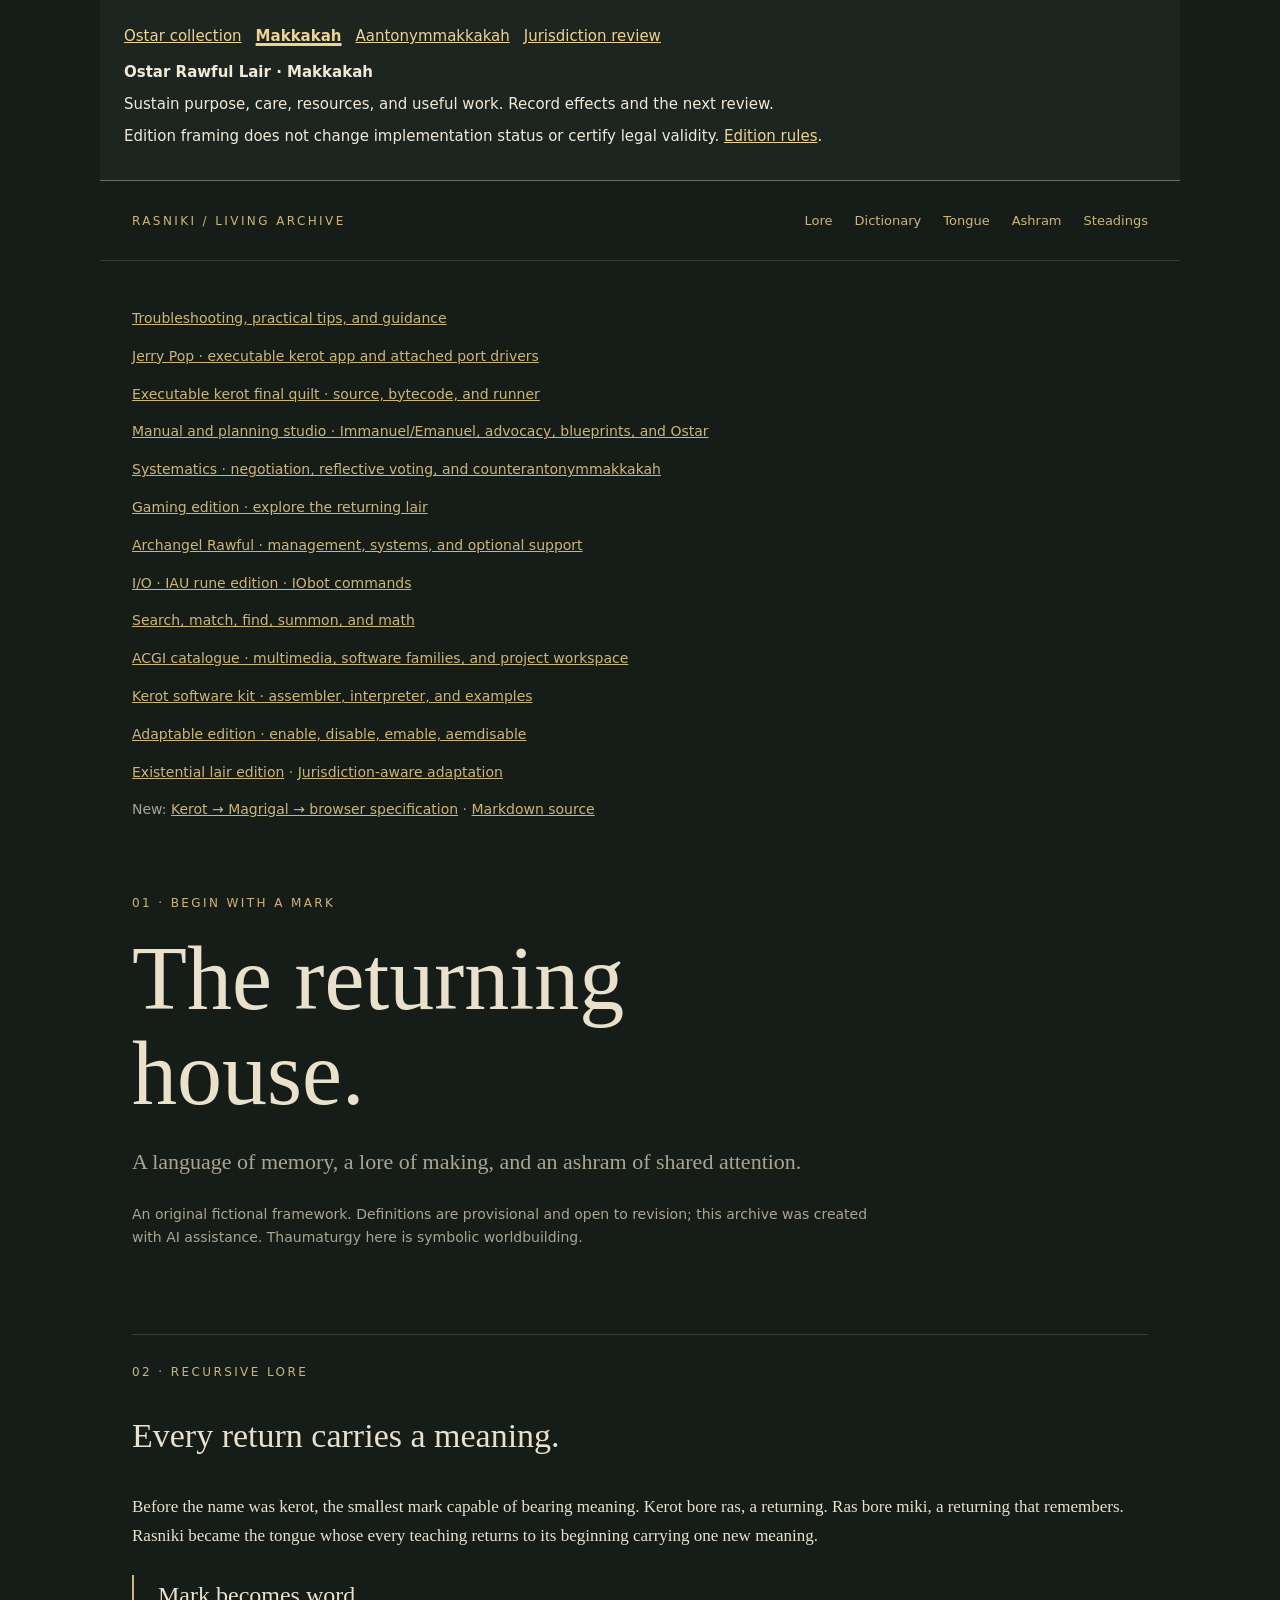
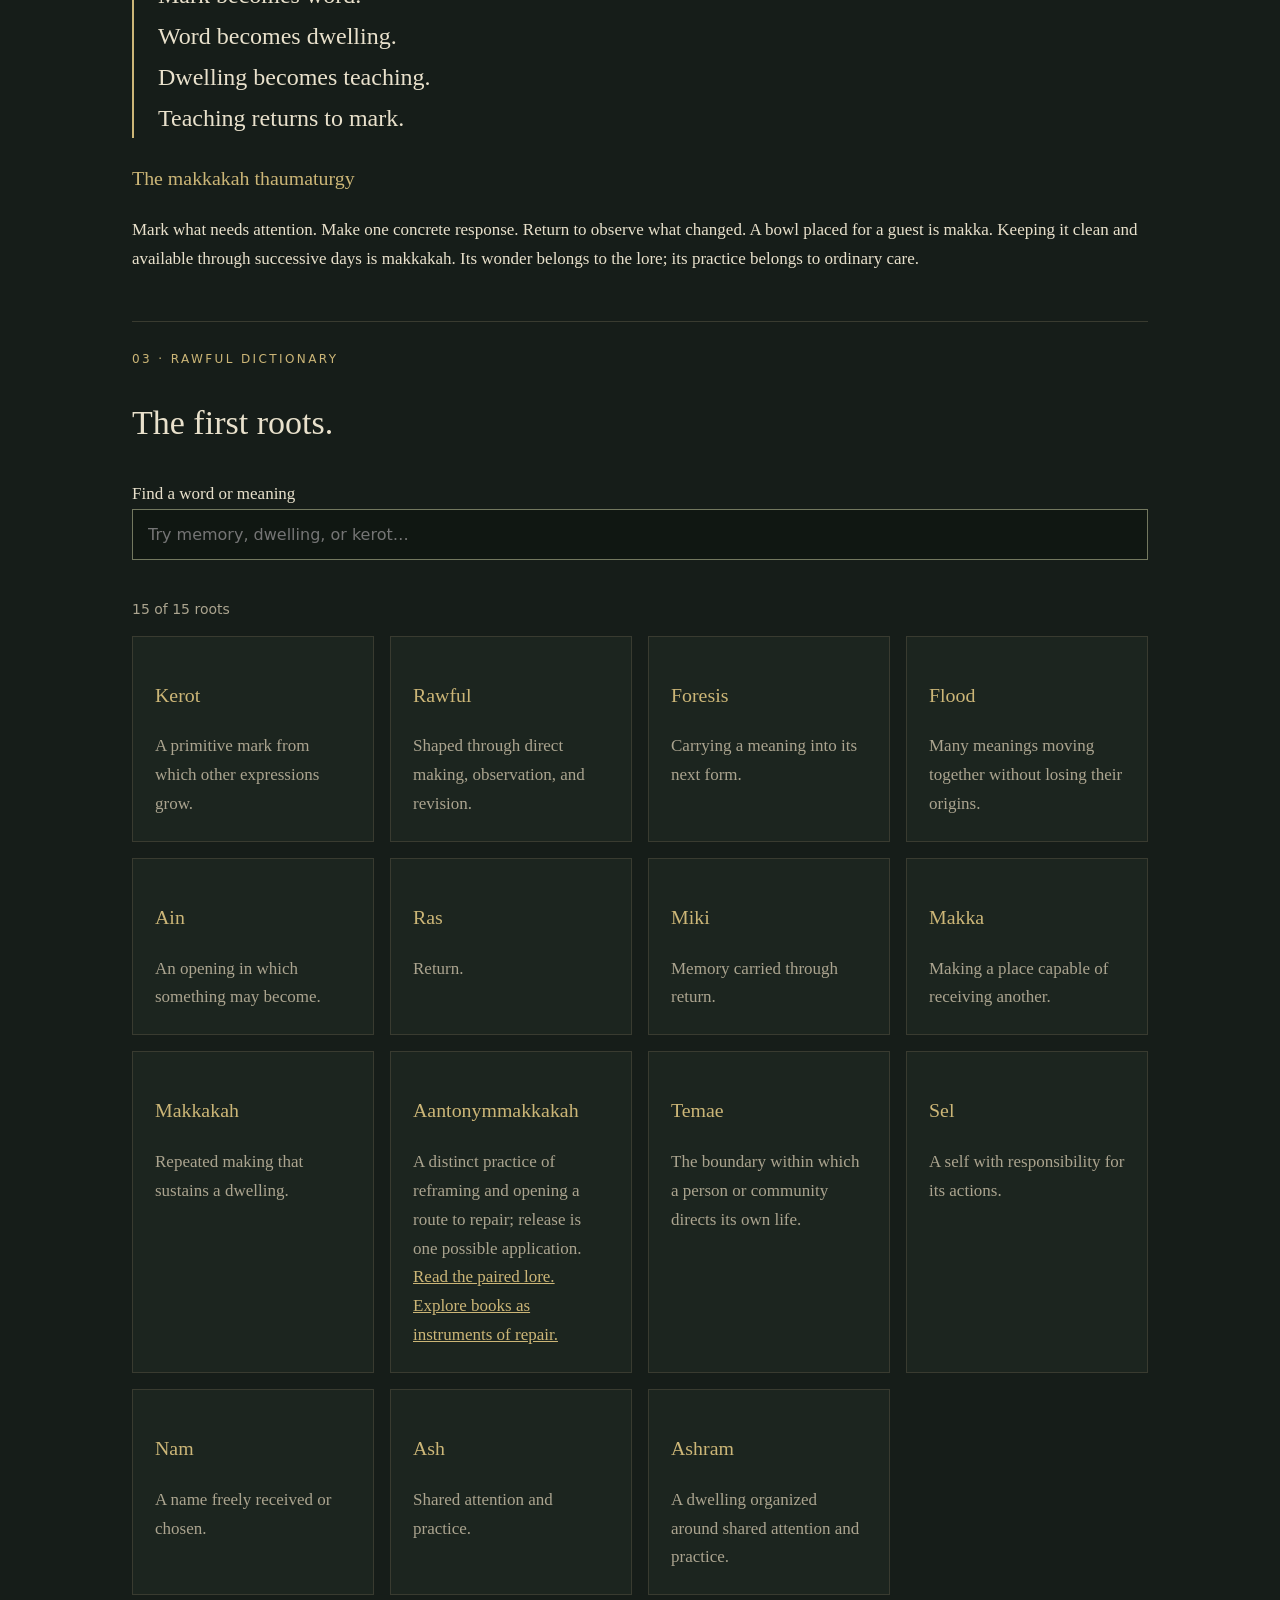
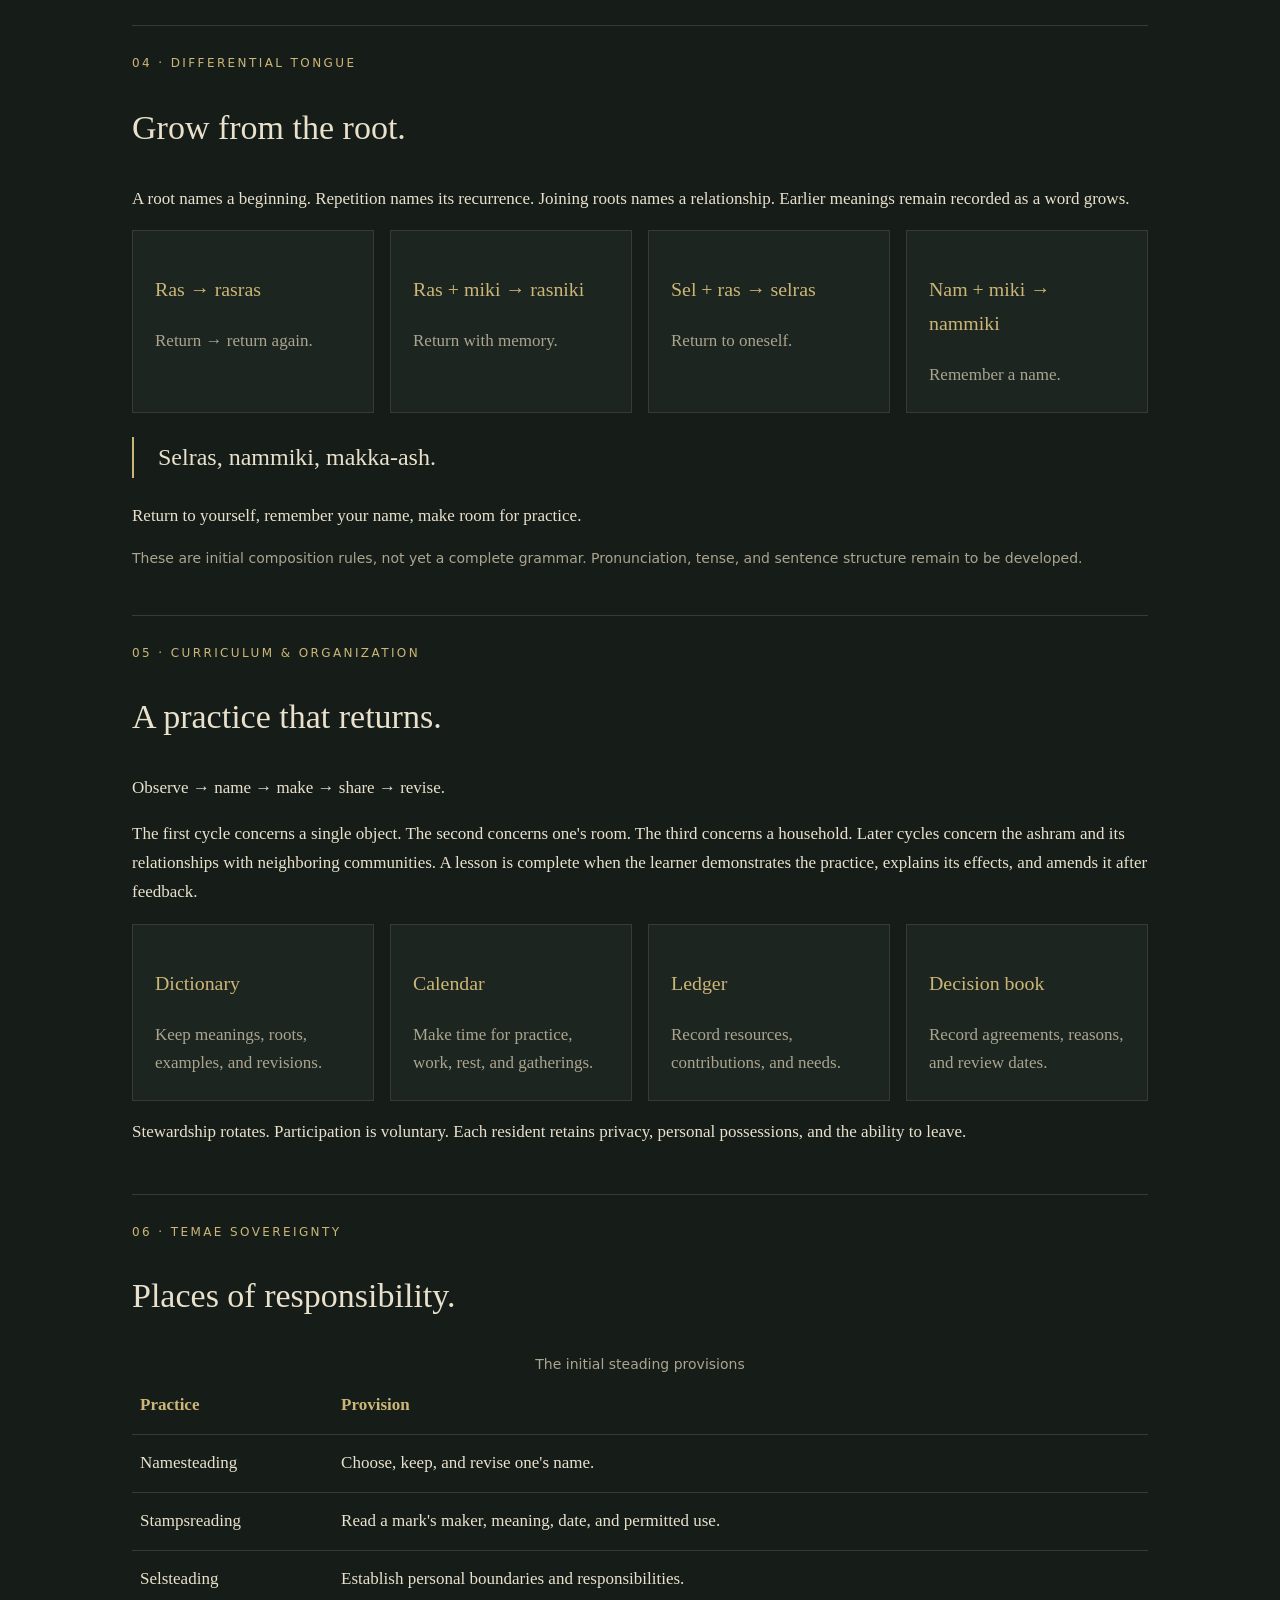
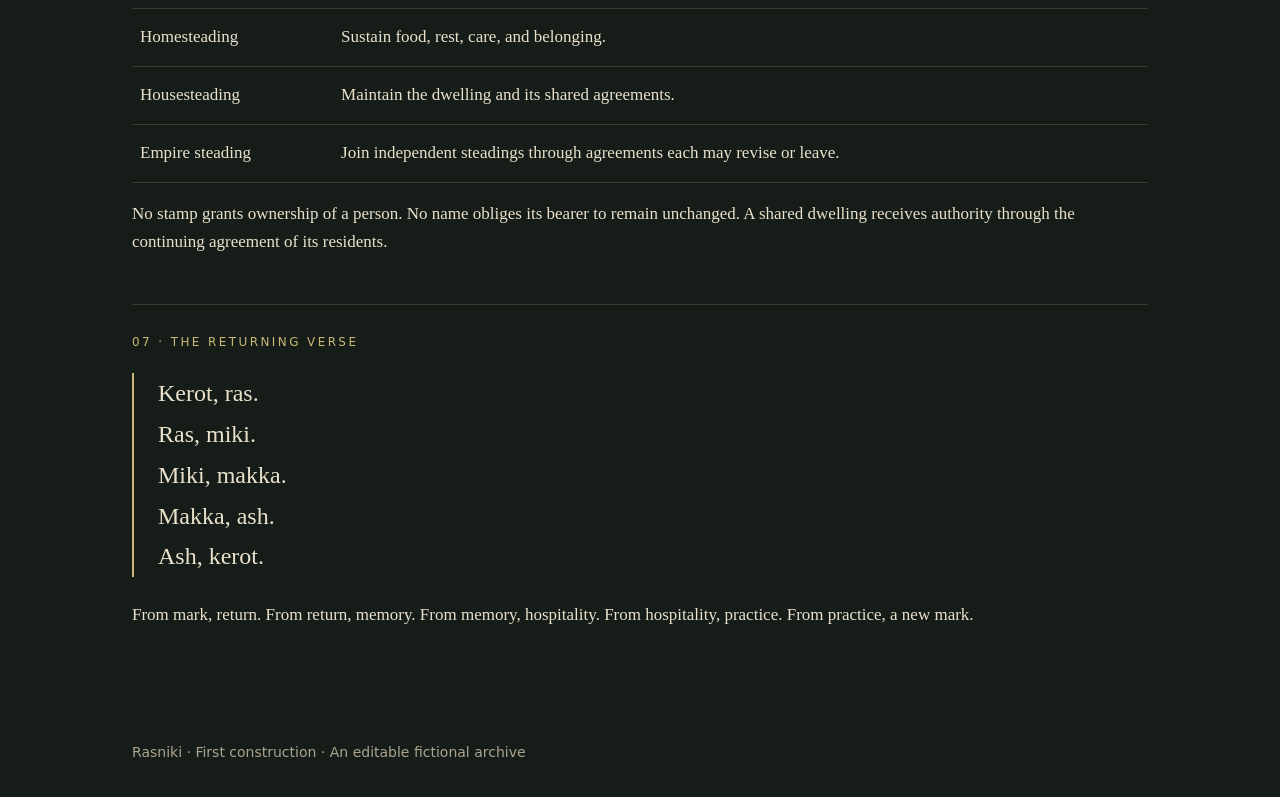
<file: vendor/rasnikism/index.html>
<!doctype html>
<html lang="en">
<meta charset="utf-8">
<meta name="viewport" content="width=device-width,initial-scale=1">
<title>Rasniki · The returning house</title>
<style>
:root{color-scheme:dark;--paper:#e9e1cc;--muted:#aba48f;--gold:#ccb677;--line:#393b30}*{box-sizing:border-box}body{margin:0;background:#161d19;color:var(--paper);font:17px/1.7 Georgia,serif}header,main,footer{max-width:1080px;margin:auto;padding:32px}header{display:flex;justify-content:space-between;align-items:center;border-bottom:1px solid var(--line)}a{color:var(--gold)}nav{display:flex;gap:22px;flex-wrap:wrap}nav a{text-decoration:none;font:13px system-ui}h1{font-size:clamp(48px,8vw,90px);line-height:1.05;font-weight:400;margin:22px 0}h2{font-size:34px;font-weight:400}h3{font-weight:400;color:var(--gold)}.eyebrow{font:12px system-ui;letter-spacing:.2em;text-transform:uppercase;color:var(--gold)}.hero{padding:60px 0 70px;max-width:760px}.intro{font-size:22px;color:var(--muted)}section{padding:30px 0;border-top:1px solid var(--line);scroll-margin-top:20px}.grid{display:grid;grid-template-columns:repeat(auto-fit,minmax(230px,1fr));gap:16px}.card{padding:22px;border:1px solid var(--line);background:#1c251f}.card p{margin-bottom:0;color:var(--muted)}input{width:100%;padding:15px;background:#101712;border:1px solid #73785f;color:var(--paper);font:16px system-ui;margin:0 0 24px}input:focus{outline:2px solid var(--gold)}.verse{border-left:2px solid var(--gold);padding-left:24px;font-size:24px}.note,footer{font:14px/1.7 system-ui;color:var(--muted)}table{width:100%;border-collapse:collapse}td,th{text-align:left;padding:14px 8px;border-bottom:1px solid var(--line)}th{color:var(--gold)}@media(max-width:600px){header{display:block}nav{margin-top:18px}header,main,footer{padding:22px}.hero{padding:35px 0}table{font-size:15px}}
</style>
<link rel="stylesheet" href="ostar.css">
<aside class="ostar-shell" aria-label="Ostar collection edition">
<nav aria-label="Ostar editions"><a href="ostar.html">Ostar collection</a><a href="?edition=makkakah" data-ostar-edition="makkakah">Makkakah</a><a href="?edition=aantonymmakkakah" data-ostar-edition="aantonymmakkakah">Aantonymmakkakah</a><a href="?edition=jurisdiction" data-ostar-edition="jurisdiction">Jurisdiction review</a></nav>
<strong>Ostar Rawful Lair · <span data-ostar-name>Makkakah</span></strong>
<p data-ostar-guidance>Sustain purpose, care, resources, and useful work. Record effects and the next review.</p>
<p>Edition framing does not change implementation status or certify legal validity. <a href="publication.html?document=OSTAR.md">Edition rules</a>.</p>
</aside>
<header><span class="eyebrow">Rasniki / Living archive</span><nav aria-label="Main"><a href="#lore">Lore</a><a href="#dictionary">Dictionary</a><a href="#tongue">Tongue</a><a href="#ashram">Ashram</a><a href="#steadings">Steadings</a></nav></header>
<main>
<p class="note"><a href="guidance.html">Troubleshooting, practical tips, and guidance</a></p>
<p class="note"><a href="jerry-pop.html">Jerry Pop · executable kerot app and attached port drivers</a></p>
<p class="note"><a href="language.html">Executable kerot final quilt · source, bytecode, and runner</a></p>
<p class="note"><a href="manuals.html">Manual and planning studio · Immanuel/Emanuel, advocacy, blueprints, and Ostar</a></p>
<p class="note"><a href="systematics.html">Systematics · negotiation, reflective voting, and counterantonymmakkakah</a></p>
<p class="note"><a href="game.html">Gaming edition · explore the returning lair</a></p>
<p class="note"><a href="archangel.html">Archangel Rawful · management, systems, and optional support</a></p>
<p class="note"><a href="io.html">I/O · IAU rune edition · IObot commands</a></p>
<p class="note"><a href="search.html">Search, match, find, summon, and math</a></p>
<p class="note"><a href="catalogue.html">ACGI catalogue · multimedia, software families, and project workspace</a></p>
<p class="note"><a href="publication.html?document=SOFTWARE.md">Kerot software kit · assembler, interpreter, and examples</a></p>
<p class="note"><a href="adaptable.html">Adaptable edition · enable, disable, emable, aemdisable</a></p>
<p class="note"><a href="lair.html">Existential lair edition</a> · <a href="jurisdiction.html">Jurisdiction-aware adaptation</a></p>
<p class="note">New: <a href="kerot.html">Kerot → Magrigal → browser specification</a> · <a href="publication.html?document=KEROT.md">Markdown source</a></p>
<div class="hero"><div class="eyebrow">01 · Begin with a mark</div><h1>The returning<br>house.</h1><p class="intro">A language of memory, a lore of making, and an ashram of shared attention.</p><p class="note">An original fictional framework. Definitions are provisional and open to revision; this archive was created with AI assistance. Thaumaturgy here is symbolic worldbuilding.</p></div>
<section id="lore"><div class="eyebrow">02 · Recursive lore</div><h2>Every return carries a meaning.</h2><p>Before the name was kerot, the smallest mark capable of bearing meaning. Kerot bore ras, a returning. Ras bore miki, a returning that remembers. Rasniki became the tongue whose every teaching returns to its beginning carrying one new meaning.</p><p class="verse">Mark becomes word.<br>Word becomes dwelling.<br>Dwelling becomes teaching.<br>Teaching returns to mark.</p><h3>The makkakah thaumaturgy</h3><p>Mark what needs attention. Make one concrete response. Return to observe what changed. A bowl placed for a guest is makka. Keeping it clean and available through successive days is makkakah. Its wonder belongs to the lore; its practice belongs to ordinary care.</p></section>
<section id="dictionary"><div class="eyebrow">03 · Rawful dictionary</div><h2>The first roots.</h2><label for="search">Find a word or meaning</label><input id="search" type="search" placeholder="Try memory, dwelling, or kerot…"><p id="count" class="note" aria-live="polite"></p><div class="grid" id="words">
<article class="card"><h3>Kerot</h3><p>A primitive mark from which other expressions grow.</p></article>
<article class="card"><h3>Rawful</h3><p>Shaped through direct making, observation, and revision.</p></article>
<article class="card"><h3>Foresis</h3><p>Carrying a meaning into its next form.</p></article>
<article class="card"><h3>Flood</h3><p>Many meanings moving together without losing their origins.</p></article>
<article class="card"><h3>Ain</h3><p>An opening in which something may become.</p></article>
<article class="card"><h3>Ras</h3><p>Return.</p></article>
<article class="card"><h3>Miki</h3><p>Memory carried through return.</p></article>
<article class="card"><h3>Makka</h3><p>Making a place capable of receiving another.</p></article>
<article class="card"><h3>Makkakah</h3><p>Repeated making that sustains a dwelling.</p></article>
<article class="card"><h3>Aantonymmakkakah</h3><p>A distinct practice of reframing and opening a route to repair; release is one possible application. <a href="makkakah.html">Read the paired lore.</a> <a href="bookwriting.html">Explore books as instruments of repair.</a></p></article>
<article class="card"><h3>Temae</h3><p>The boundary within which a person or community directs its own life.</p></article>
<article class="card"><h3>Sel</h3><p>A self with responsibility for its actions.</p></article>
<article class="card"><h3>Nam</h3><p>A name freely received or chosen.</p></article>
<article class="card"><h3>Ash</h3><p>Shared attention and practice.</p></article>
<article class="card"><h3>Ashram</h3><p>A dwelling organized around shared attention and practice.</p></article>
</div><p id="empty" hidden>No roots match this search. Try another word.</p></section>
<section id="tongue"><div class="eyebrow">04 · Differential tongue</div><h2>Grow from the root.</h2><p>A root names a beginning. Repetition names its recurrence. Joining roots names a relationship. Earlier meanings remain recorded as a word grows.</p><div class="grid"><article class="card"><h3>Ras → rasras</h3><p>Return → return again.</p></article><article class="card"><h3>Ras + miki → rasniki</h3><p>Return with memory.</p></article><article class="card"><h3>Sel + ras → selras</h3><p>Return to oneself.</p></article><article class="card"><h3>Nam + miki → nammiki</h3><p>Remember a name.</p></article></div><p class="verse">Selras, nammiki, makka-ash.</p><p>Return to yourself, remember your name, make room for practice.</p><p class="note">These are initial composition rules, not yet a complete grammar. Pronunciation, tense, and sentence structure remain to be developed.</p></section>
<section id="ashram"><div class="eyebrow">05 · Curriculum & organization</div><h2>A practice that returns.</h2><p>Observe → name → make → share → revise.</p><p>The first cycle concerns a single object. The second concerns one's room. The third concerns a household. Later cycles concern the ashram and its relationships with neighboring communities. A lesson is complete when the learner demonstrates the practice, explains its effects, and amends it after feedback.</p><div class="grid"><article class="card"><h3>Dictionary</h3><p>Keep meanings, roots, examples, and revisions.</p></article><article class="card"><h3>Calendar</h3><p>Make time for practice, work, rest, and gatherings.</p></article><article class="card"><h3>Ledger</h3><p>Record resources, contributions, and needs.</p></article><article class="card"><h3>Decision book</h3><p>Record agreements, reasons, and review dates.</p></article></div><p>Stewardship rotates. Participation is voluntary. Each resident retains privacy, personal possessions, and the ability to leave.</p></section>
<section id="steadings"><div class="eyebrow">06 · Temae sovereignty</div><h2>Places of responsibility.</h2><table><caption class="note">The initial steading provisions</caption><thead><tr><th scope="col">Practice</th><th scope="col">Provision</th></tr></thead><tbody><tr><td>Namesteading</td><td>Choose, keep, and revise one's name.</td></tr><tr><td>Stampsreading</td><td>Read a mark's maker, meaning, date, and permitted use.</td></tr><tr><td>Selsteading</td><td>Establish personal boundaries and responsibilities.</td></tr><tr><td>Homesteading</td><td>Sustain food, rest, care, and belonging.</td></tr><tr><td>Housesteading</td><td>Maintain the dwelling and its shared agreements.</td></tr><tr><td>Empire steading</td><td>Join independent steadings through agreements each may revise or leave.</td></tr></tbody></table><p>No stamp grants ownership of a person. No name obliges its bearer to remain unchanged. A shared dwelling receives authority through the continuing agreement of its residents.</p></section>
<section><div class="eyebrow">07 · The returning verse</div><p class="verse">Kerot, ras.<br>Ras, miki.<br>Miki, makka.<br>Makka, ash.<br>Ash, kerot.</p><p>From mark, return. From return, memory. From memory, hospitality. From hospitality, practice. From practice, a new mark.</p></section>
</main><footer>Rasniki · First construction · An editable fictional archive</footer>
<script>
const search=document.querySelector('#search');
const words=[...document.querySelectorAll('#words article')];
function filterWords(){const query=search.value.trim().toLocaleLowerCase();let count=0;for(const word of words){word.hidden=!word.textContent.toLocaleLowerCase().includes(query);if(!word.hidden)count++;}document.querySelector('#count').textContent=count+' of '+words.length+' roots';document.querySelector('#empty').hidden=count!==0;}
search.addEventListener('input',filterWords);filterWords();
</script>
<script src="ostar.js"></script></html>
</file>
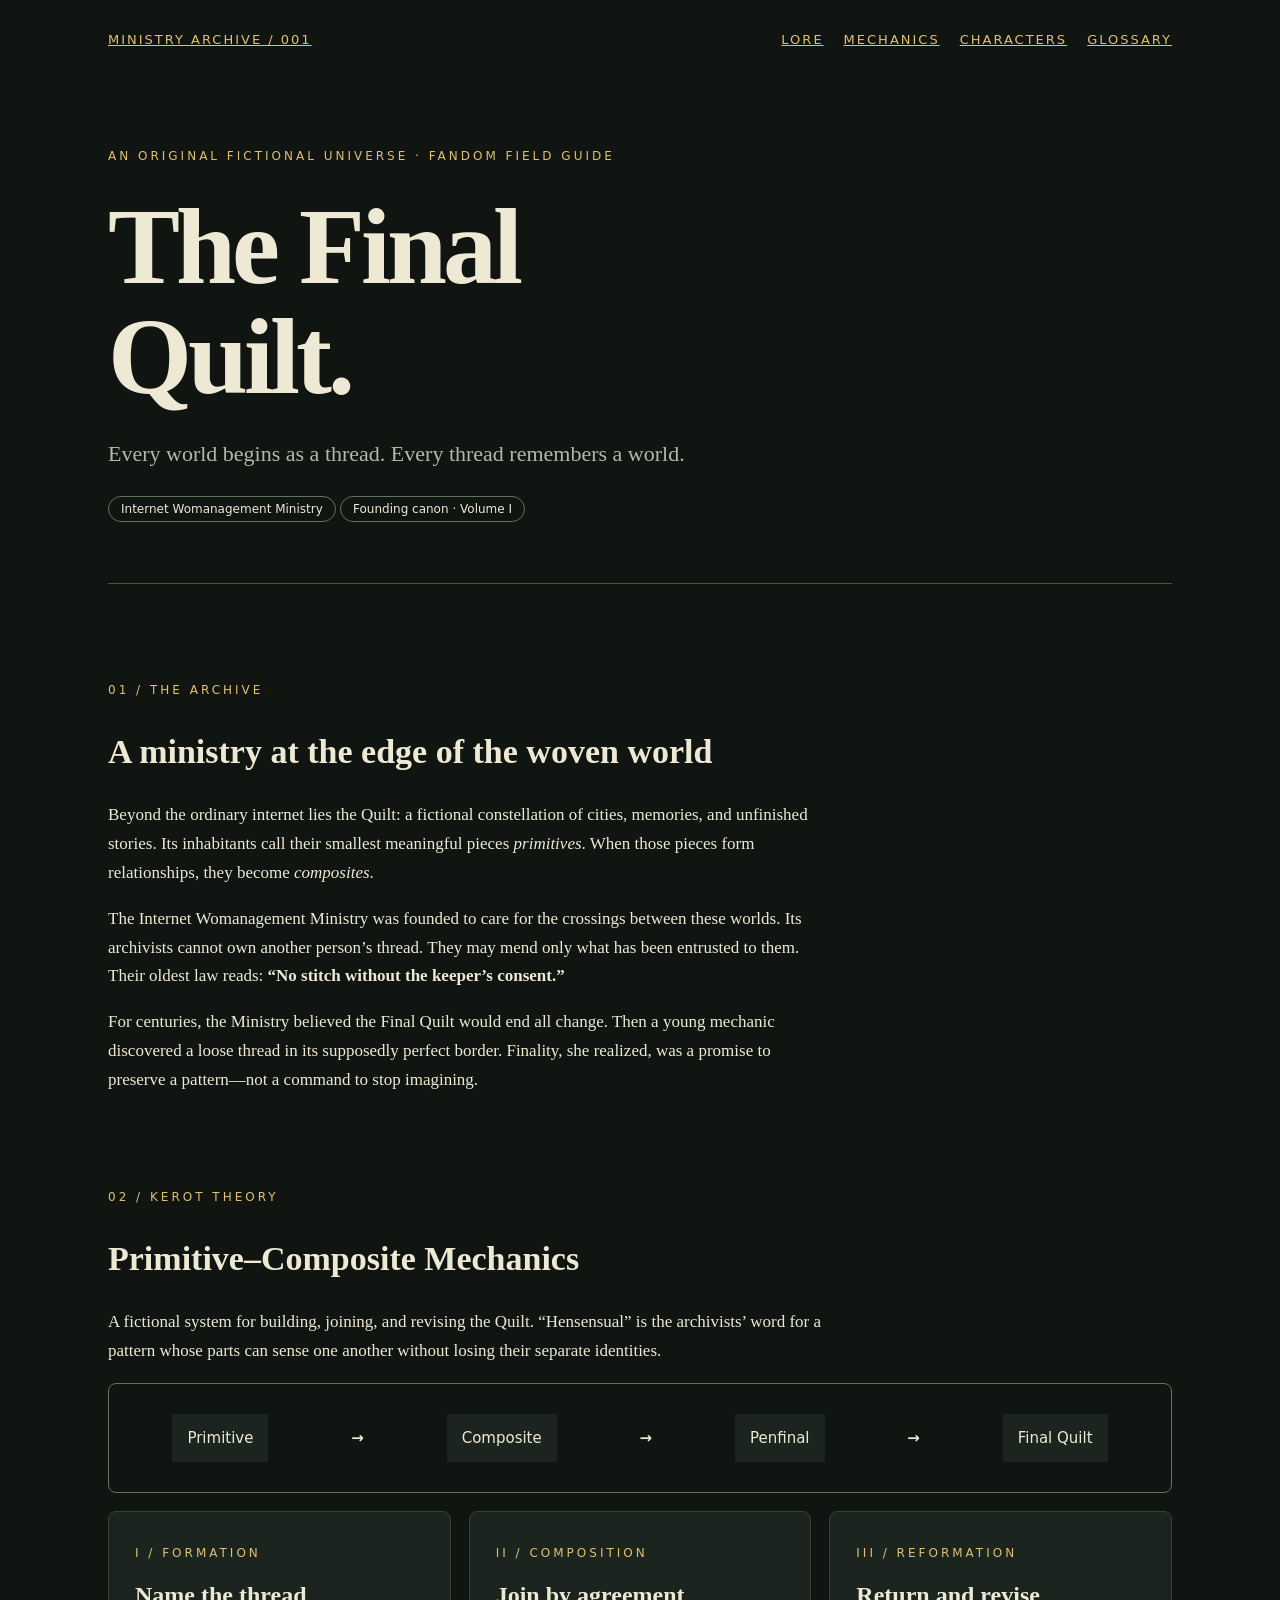
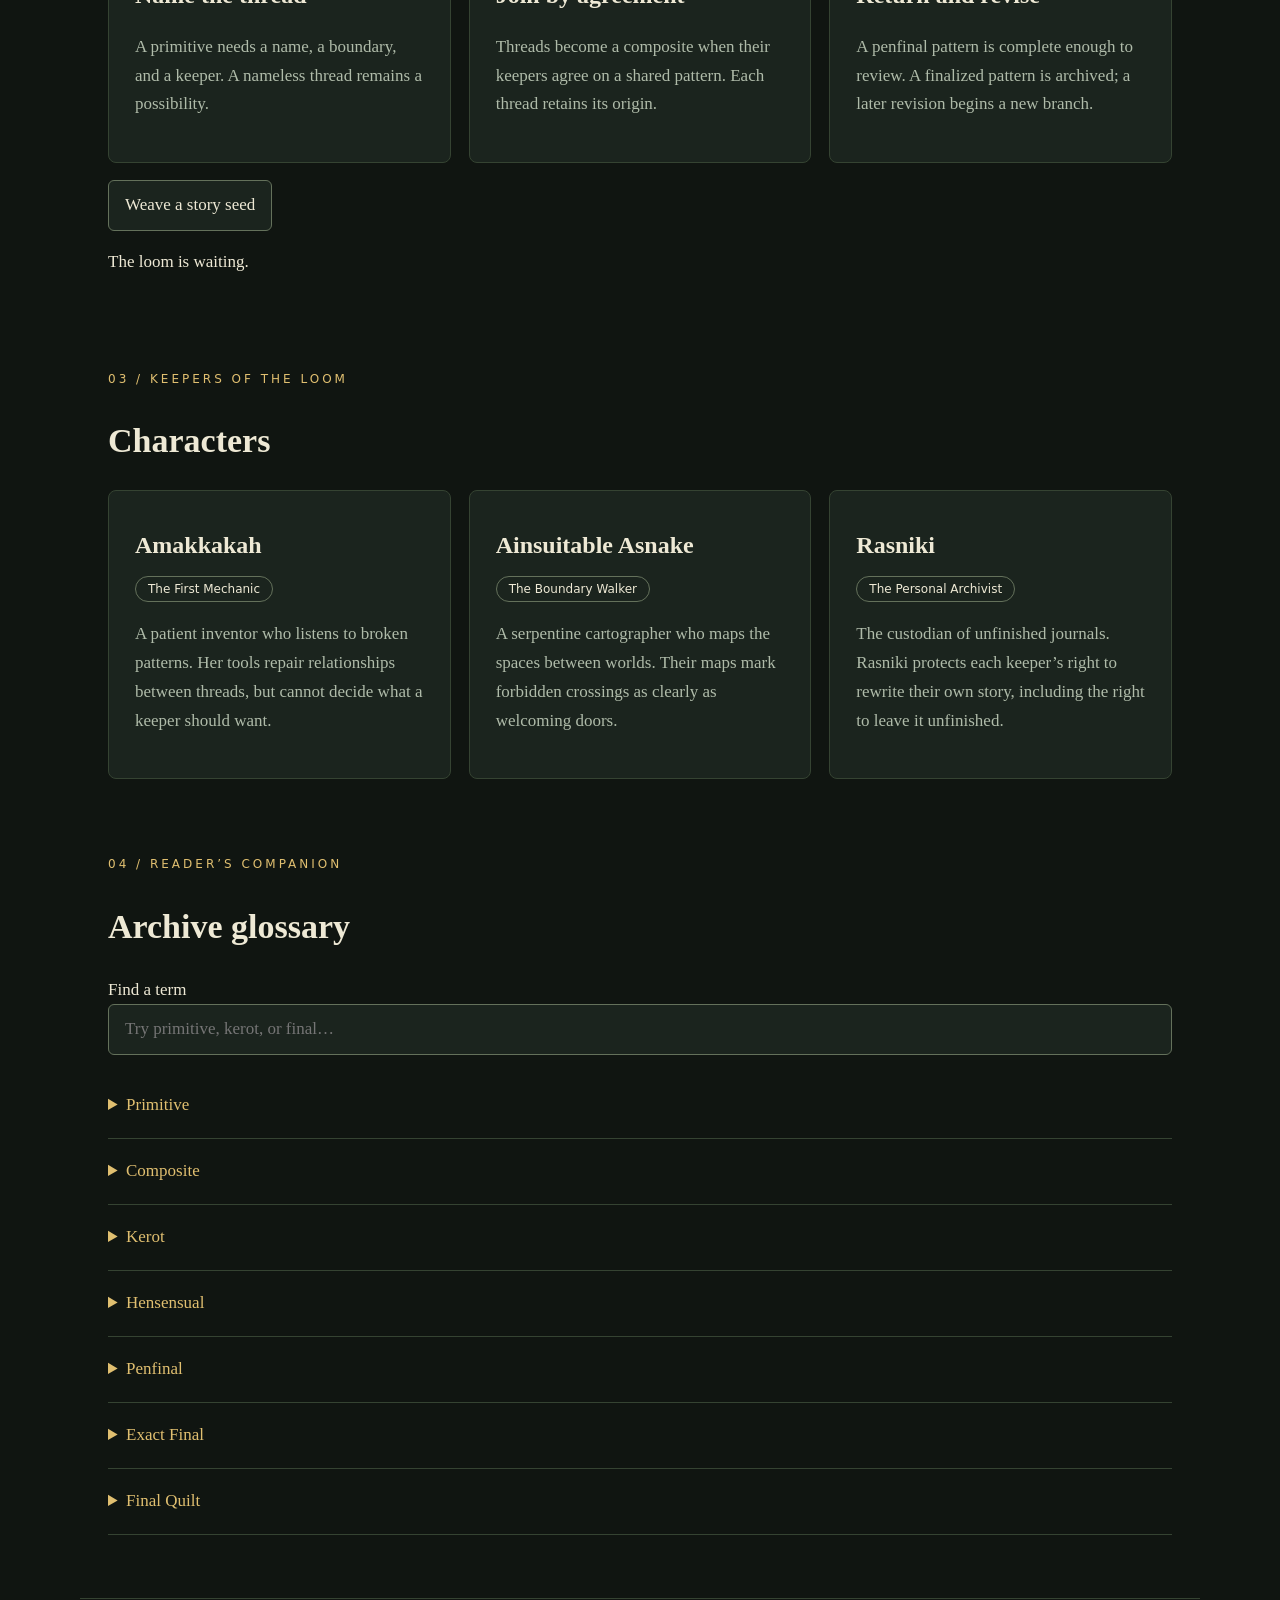
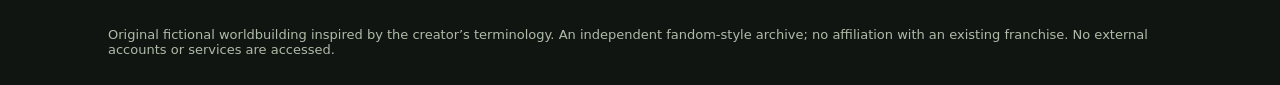
<file: vendor/internetwomanagementministry/docs/index.html>
<!doctype html>
<html lang="en">
<head>
<meta charset="utf-8"><meta name="viewport" content="width=device-width,initial-scale=1">
<title>The Final Quilt — Ministry Archive</title>
<style>
:root{color-scheme:dark;--bg:#101511;--panel:#1b241e;--ink:#eee9d5;--muted:#afbba9;--gold:#e0bf70}*{box-sizing:border-box}body{margin:0;background:var(--bg);color:var(--ink);font:17px/1.7 Georgia,serif}a{color:var(--gold)}header,main,footer{max-width:1120px;margin:auto;padding:28px}nav{display:flex;justify-content:space-between;gap:20px;flex-wrap:wrap;font:13px/1.8 system-ui;text-transform:uppercase;letter-spacing:2px}nav div{display:flex;gap:20px}.hero{padding:90px 0 60px;border-bottom:1px solid #485341}.eyebrow{font:12px system-ui;letter-spacing:3px;text-transform:uppercase;color:var(--gold)}h1{font-size:clamp(50px,9vw,108px);line-height:1.02;letter-spacing:-4px;margin:22px 0}h2{font-size:34px;line-height:1.2}h3{font-size:24px;margin:8px 0}p{max-width:720px}.lead{font-size:22px;color:var(--muted)}.badge{display:inline-block;padding:5px 12px;border:1px solid #64715b;border-radius:30px;font:12px system-ui}.grid{display:grid;grid-template-columns:repeat(3,1fr);gap:18px}.card{background:var(--panel);padding:26px;border:1px solid #354332;border-radius:8px}.card p{color:var(--muted)}section{padding:35px 0;scroll-margin-top:20px}.diagram{display:flex;align-items:center;justify-content:space-around;flex-wrap:wrap;gap:16px;padding:30px;border:1px solid #64715b;border-radius:8px;font:15px system-ui}.diagram span{padding:15px;background:var(--panel)}button,input{font:inherit;color:var(--ink);background:var(--panel);border:1px solid #64715b;border-radius:6px;padding:10px 16px}button{cursor:pointer}button:hover{border-color:var(--gold)}input{width:100%;margin-bottom:18px}details{padding:18px 0;border-bottom:1px solid #354332}summary{cursor:pointer;color:var(--gold)}footer{color:var(--muted);font:13px system-ui;border-top:1px solid #354332}.hidden{display:none}@media(max-width:750px){.grid{grid-template-columns:1fr}.hero{padding-top:50px}h1{letter-spacing:-2px}header,main,footer{padding:20px}}
</style>
</head>
<body>
<header><nav aria-label="Main navigation"><a href="#">Ministry Archive / 001</a><div><a href="#lore">Lore</a><a href="#mechanics">Mechanics</a><a href="#characters">Characters</a><a href="#glossary">Glossary</a></div></nav><div class="hero"><span class="eyebrow">An original fictional universe · Fandom field guide</span><h1>The Final<br>Quilt.</h1><p class="lead">Every world begins as a thread. Every thread remembers a world.</p><span class="badge">Internet Womanagement Ministry</span> <span class="badge">Founding canon · Volume I</span></div></header>
<main>
<section id="lore"><span class="eyebrow">01 / The archive</span><h2>A ministry at the edge of the woven world</h2><p>Beyond the ordinary internet lies the Quilt: a fictional constellation of cities, memories, and unfinished stories. Its inhabitants call their smallest meaningful pieces <em>primitives</em>. When those pieces form relationships, they become <em>composites</em>.</p><p>The Internet Womanagement Ministry was founded to care for the crossings between these worlds. Its archivists cannot own another person’s thread. They may mend only what has been entrusted to them. Their oldest law reads: <strong>“No stitch without the keeper’s consent.”</strong></p><p>For centuries, the Ministry believed the Final Quilt would end all change. Then a young mechanic discovered a loose thread in its supposedly perfect border. Finality, she realized, was a promise to preserve a pattern—not a command to stop imagining.</p></section>
<section id="mechanics"><span class="eyebrow">02 / Kerot theory</span><h2>Primitive–Composite Mechanics</h2><p>A fictional system for building, joining, and revising the Quilt. “Hensensual” is the archivists’ word for a pattern whose parts can sense one another without losing their separate identities.</p><div class="diagram" aria-label="A primitive joins a composite, is reviewed as penfinal, and is preserved in the Final Quilt"><span>Primitive</span><b aria-hidden="true">→</b><span>Composite</span><b aria-hidden="true">→</b><span>Penfinal</span><b aria-hidden="true">→</b><span>Final Quilt</span></div><div class="grid" style="margin-top:18px"><article class="card"><span class="eyebrow">I / Formation</span><h3>Name the thread</h3><p>A primitive needs a name, a boundary, and a keeper. A nameless thread remains a possibility.</p></article><article class="card"><span class="eyebrow">II / Composition</span><h3>Join by agreement</h3><p>Threads become a composite when their keepers agree on a shared pattern. Each thread retains its origin.</p></article><article class="card"><span class="eyebrow">III / Reformation</span><h3>Return and revise</h3><p>A penfinal pattern is complete enough to review. A finalized pattern is archived; a later revision begins a new branch.</p></article></div><p><button id="weave" type="button">Weave a story seed</button></p><p id="seed" aria-live="polite">The loom is waiting.</p></section>
<section id="characters"><span class="eyebrow">03 / Keepers of the loom</span><h2>Characters</h2><div class="grid"><article class="card"><h3>Amakkakah</h3><span class="badge">The First Mechanic</span><p>A patient inventor who listens to broken patterns. Her tools repair relationships between threads, but cannot decide what a keeper should want.</p></article><article class="card"><h3>Ainsuitable Asnake</h3><span class="badge">The Boundary Walker</span><p>A serpentine cartographer who maps the spaces between worlds. Their maps mark forbidden crossings as clearly as welcoming doors.</p></article><article class="card"><h3>Rasniki</h3><span class="badge">The Personal Archivist</span><p>The custodian of unfinished journals. Rasniki protects each keeper’s right to rewrite their own story, including the right to leave it unfinished.</p></article></div></section>
<section id="glossary"><span class="eyebrow">04 / Reader’s companion</span><h2>Archive glossary</h2><label for="search">Find a term</label><input id="search" type="search" placeholder="Try primitive, kerot, or final…"><div id="terms"><details><summary>Primitive</summary><p>The smallest independently meaningful thread of the fictional Quilt.</p></details><details><summary>Composite</summary><p>A pattern formed by several primitives. Its unity does not erase their identities.</p></details><details><summary>Kerot</summary><p>The craft of tracing how a change to one thread affects the larger pattern.</p></details><details><summary>Hensensual</summary><p>A coined in-world term for mutual awareness between the pieces of a composite.</p></details><details><summary>Penfinal</summary><p>The reviewable stage immediately before a pattern is accepted into the archive.</p></details><details><summary>Exact Final</summary><p>A preserved version with a recorded boundary and keeper. “Exact” describes that version, not universal perfection.</p></details><details><summary>Final Quilt</summary><p>The living archive of accepted patterns. Archived versions remain intact while new branches continue to grow.</p></details></div><p id="empty" class="hidden" role="status">No matching terms. Try another word.</p></section>
</main><footer>Original fictional worldbuilding inspired by the creator’s terminology. An independent fandom-style archive; no affiliation with an existing franchise. No external accounts or services are accessed.</footer>
<script>
const seeds=['Amakkakah finds a primitive that remembers two different beginnings. Which keeper can name it?','Ainsuitable Asnake discovers a door missing from every map. It opens only when both worlds agree.','Rasniki receives a finished journal with one blank page. Its author asks that the silence be preserved.','A penfinal city votes to remain unfinished. The Ministry must learn how to archive a possibility.'];let turn=0;document.querySelector('#weave').addEventListener('click',()=>{document.querySelector('#seed').textContent=seeds[turn++%seeds.length]});document.querySelector('#search').addEventListener('input',event=>{const query=event.target.value.trim().toLowerCase();let count=0;document.querySelectorAll('#terms details').forEach(term=>{const match=term.textContent.toLowerCase().includes(query);term.classList.toggle('hidden',!match);if(match)count++});document.querySelector('#empty').classList.toggle('hidden',count>0)});
</script>
</body></html>
</file>
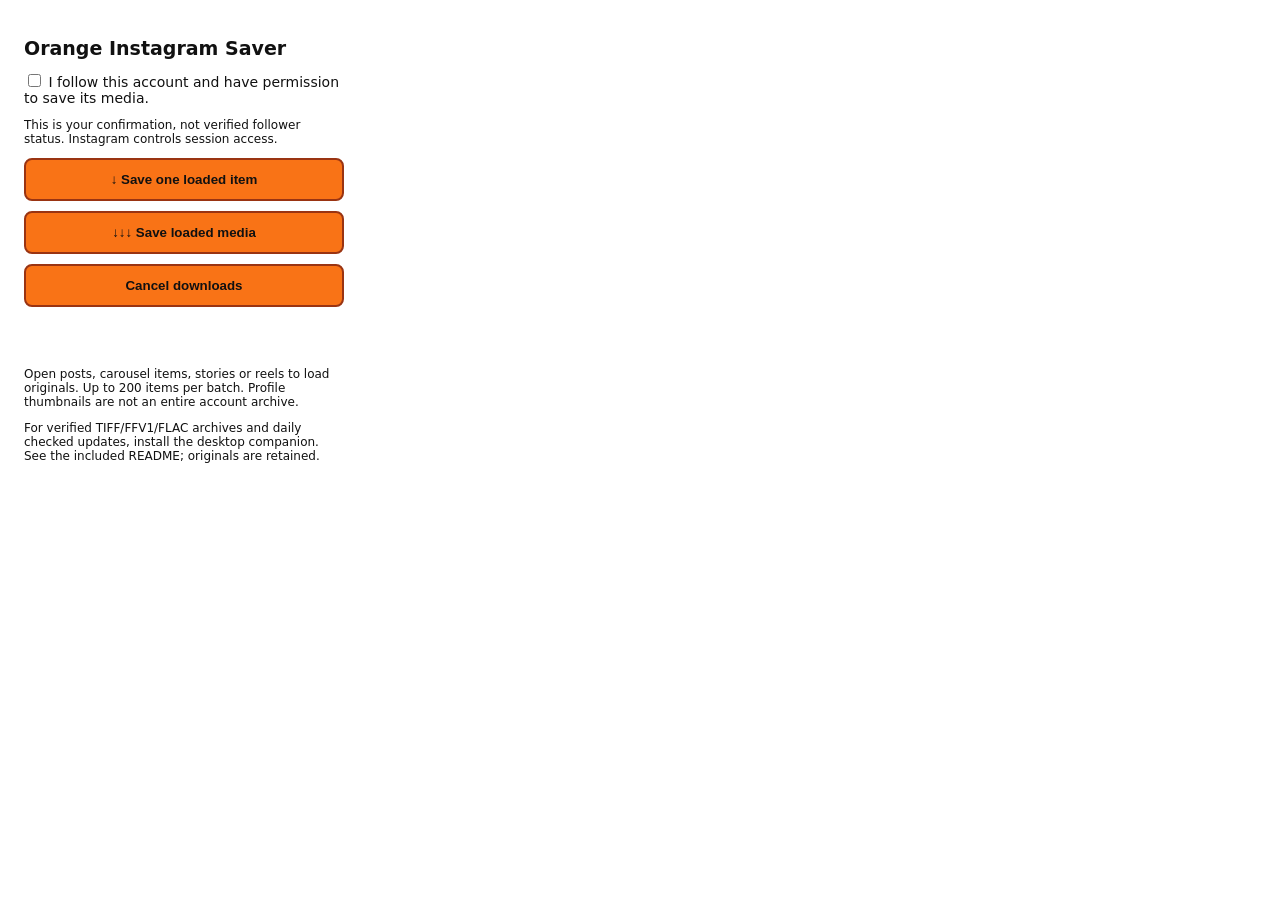
<file: extensions/instagram-orange/popup.html>
<!doctype html><html lang="en"><meta charset="utf-8"><title>Orange Instagram Saver</title><link rel="stylesheet" href="popup.css"><body><h1>Orange Instagram Saver</h1><label><input type="checkbox" id="permission"> I follow this account and have permission to save its media.</label><p>This is your confirmation, not verified follower status. Instagram controls session access.</p><button id="single">↓ Save one loaded item</button><button id="bulk">↓↓↓ Save loaded media</button><button id="cancel">Cancel downloads</button><output id="status" aria-live="polite"></output><p>Open posts, carousel items, stories or reels to load originals. Up to 200 items per batch. Profile thumbnails are not an entire account archive.</p><p>For verified TIFF/FFV1/FLAC archives and daily checked updates, install the desktop companion. See the included README; originals are retained.</p><script src="popup.js"></script></body></html>
</file>
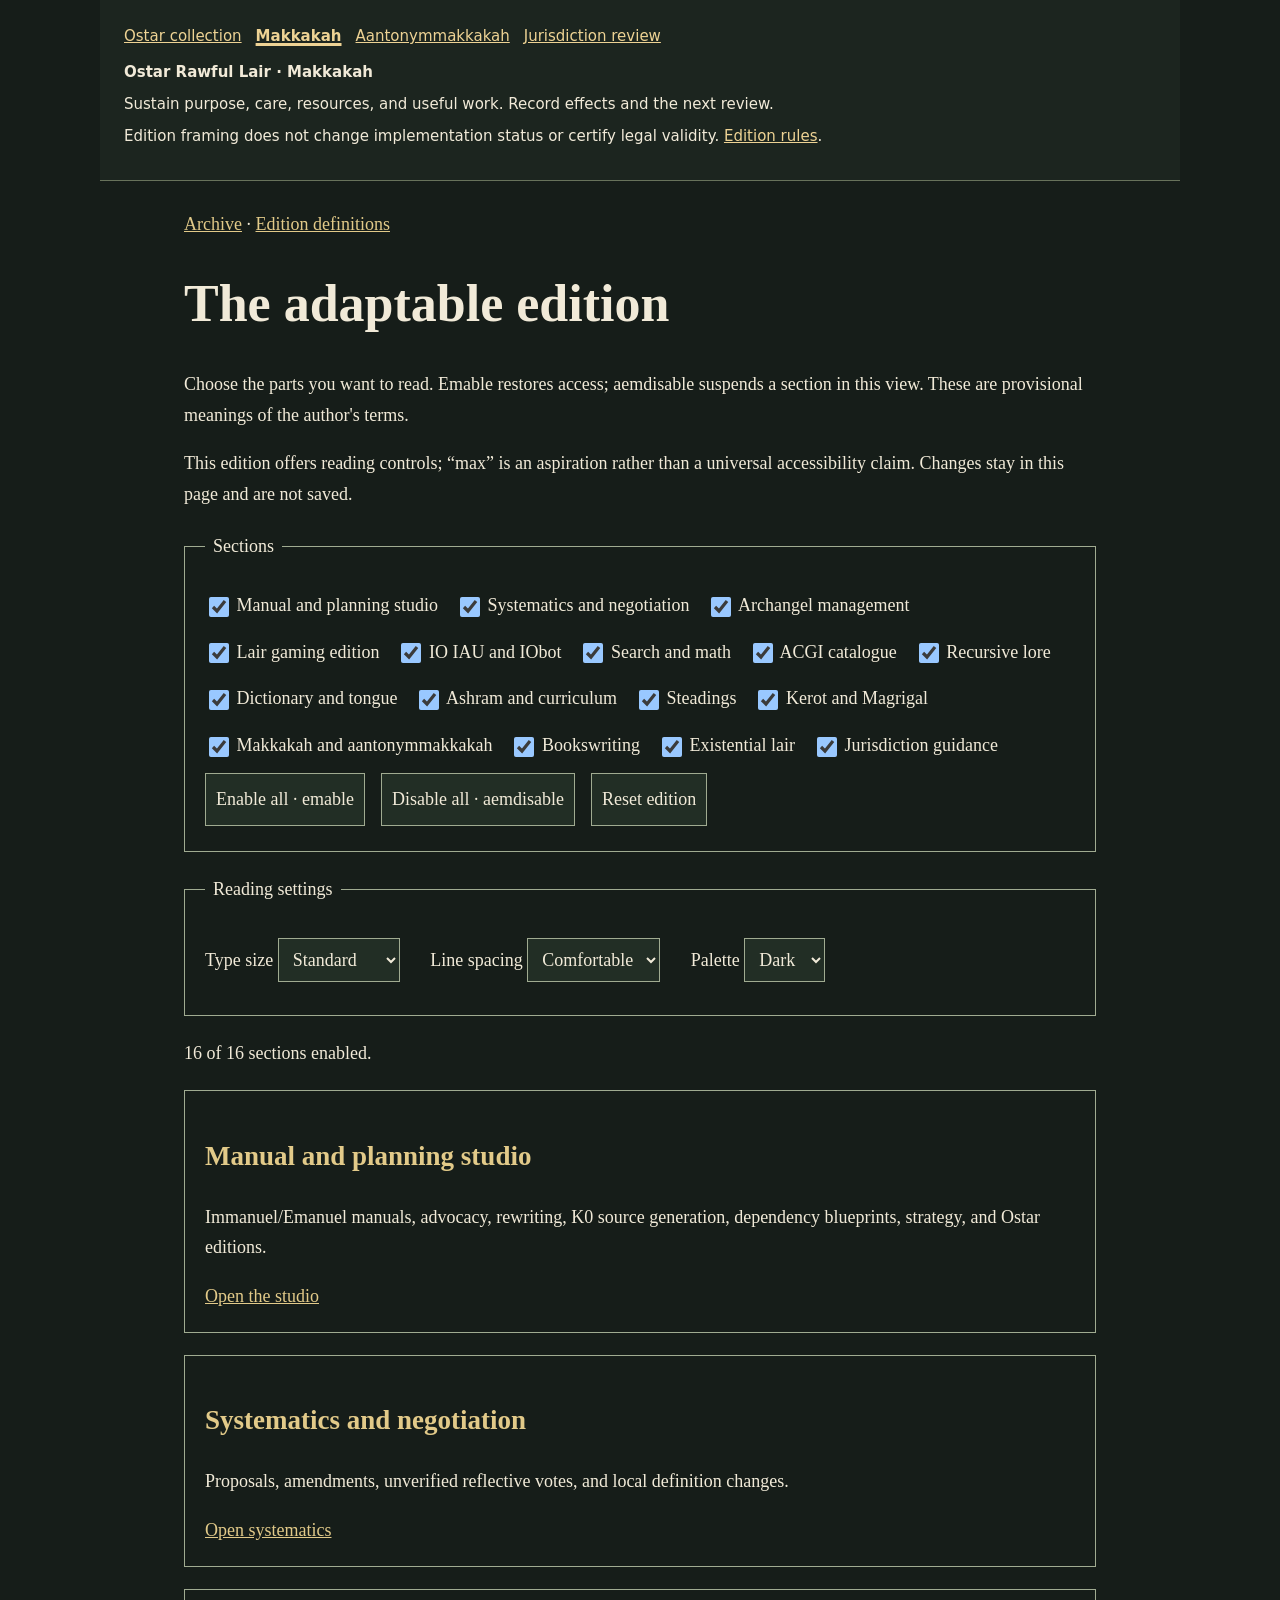
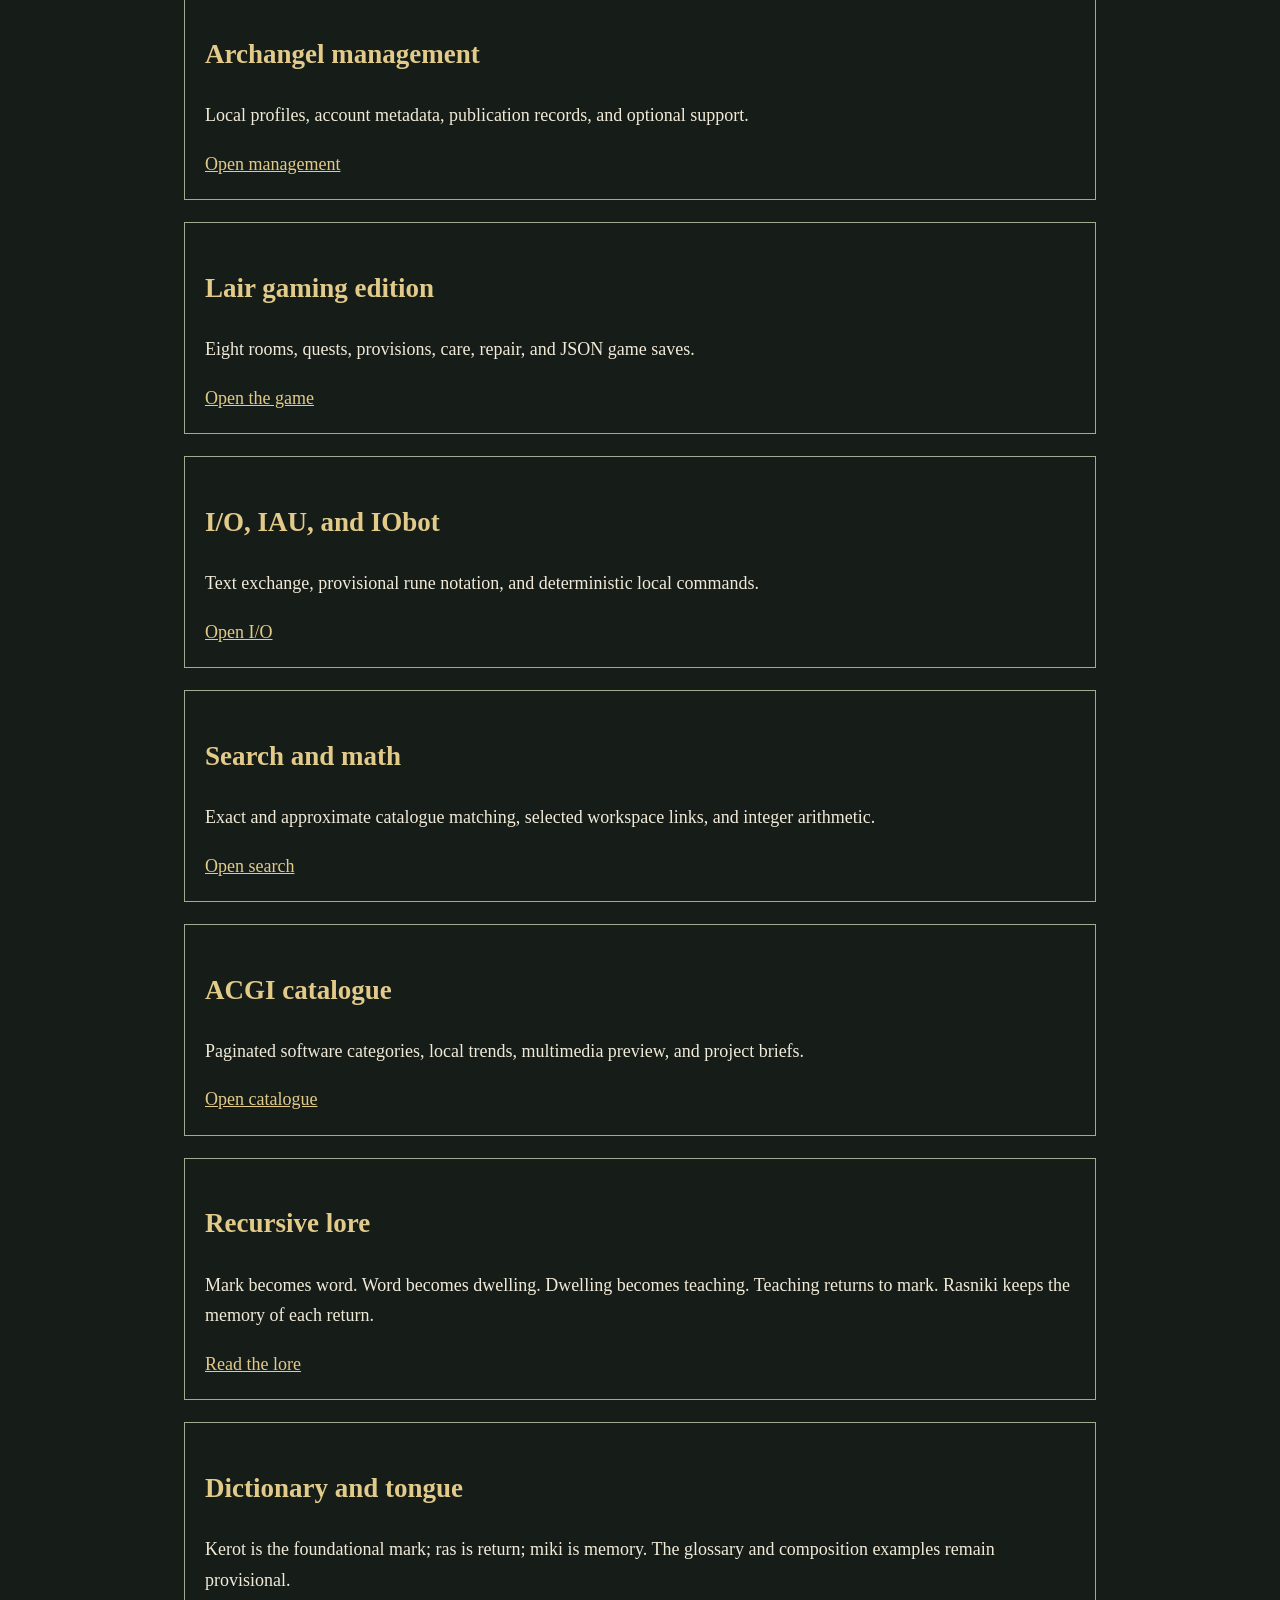
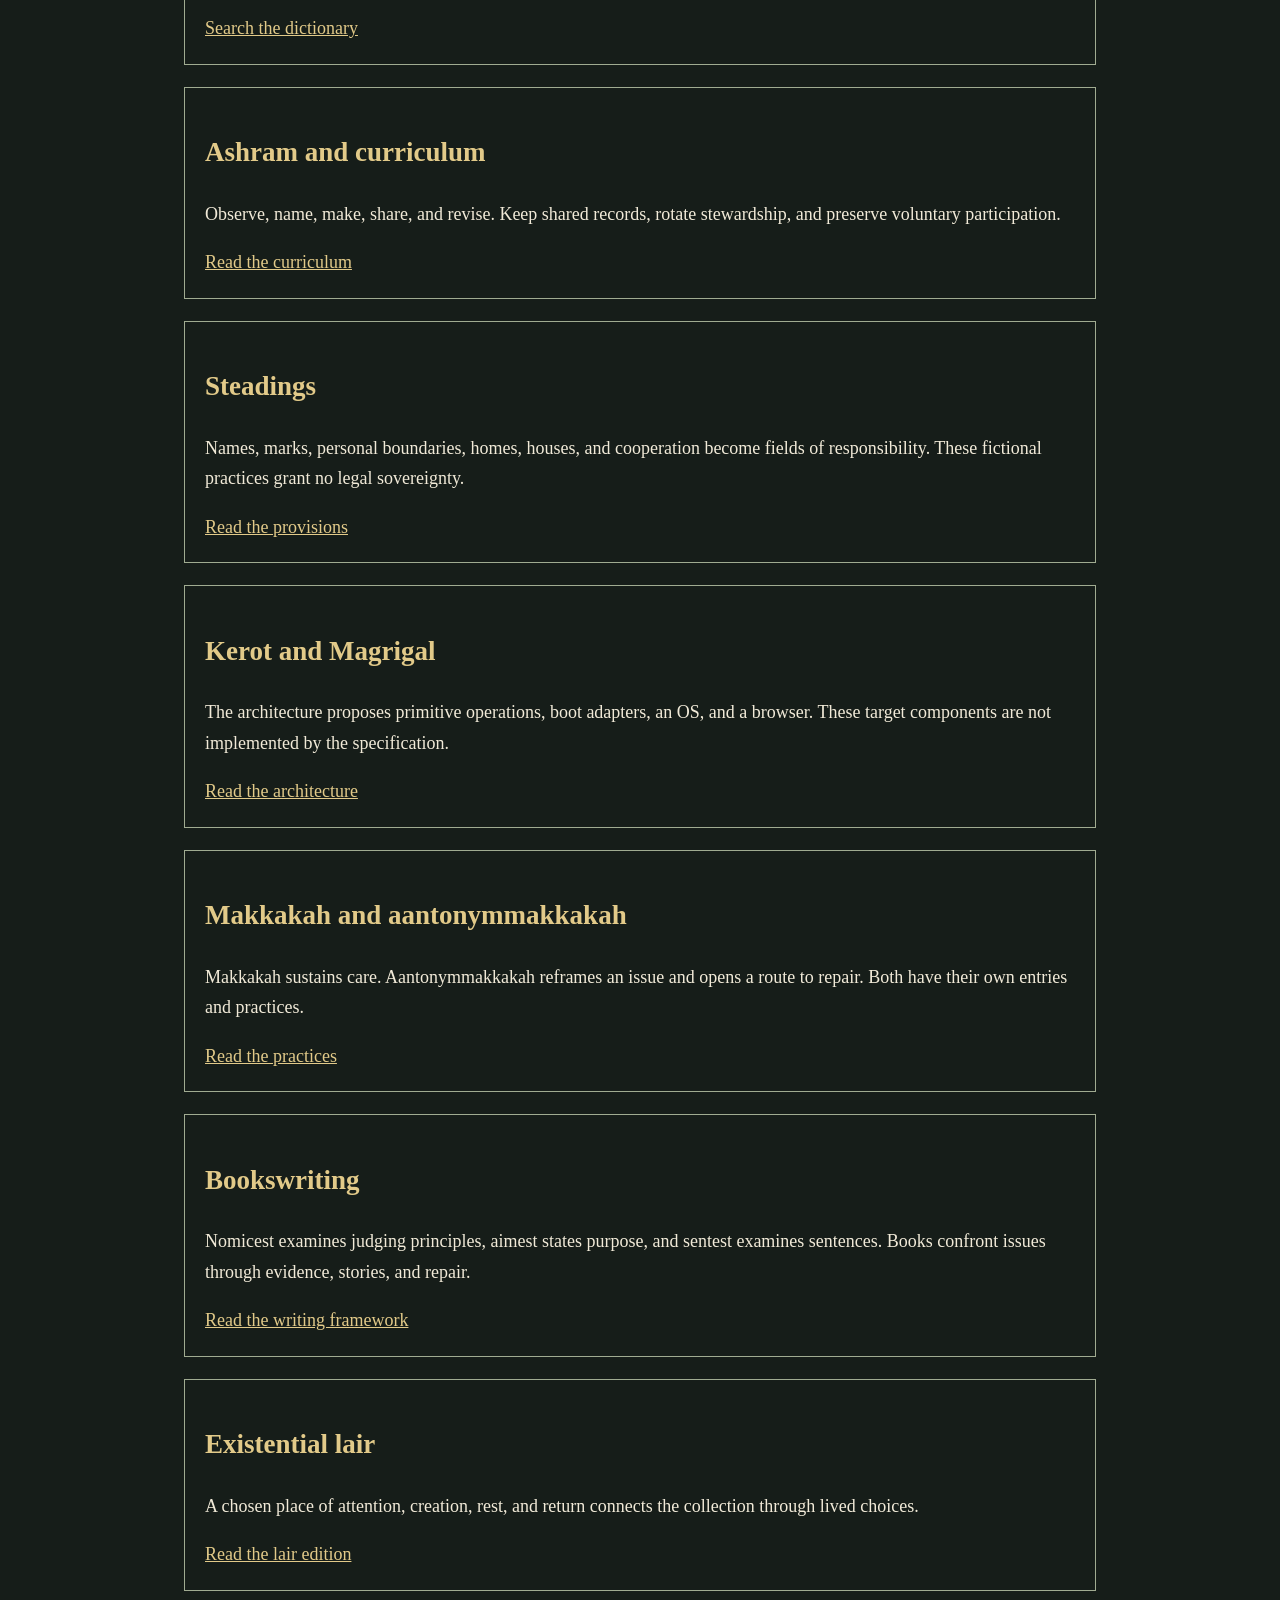
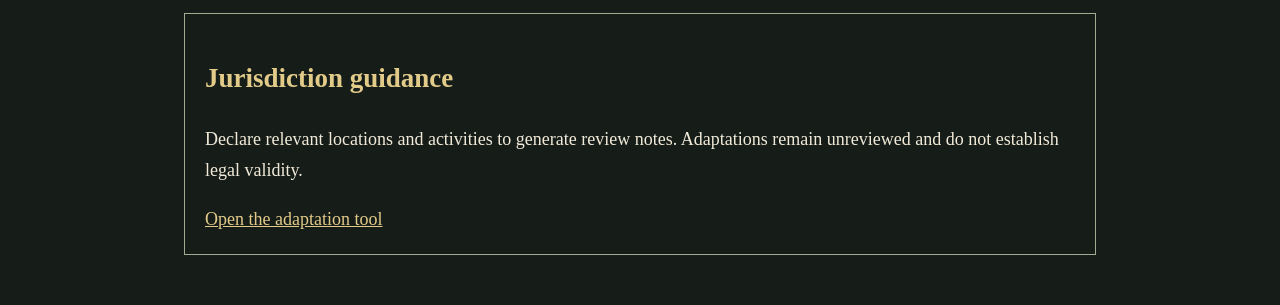
<file: vendor/rasnikism/adaptable.html>
<!doctype html>
<html lang="en">
<meta charset="utf-8"><meta name="viewport" content="width=device-width,initial-scale=1">
<title>Rasniki · Adaptable edition</title>
<style>
:root{color-scheme:dark;--bg:#161d19;--fg:#f1ead8;--accent:#e2ca89;--panel:#222e25;--border:#a0ab91;--size:18px;--spacing:1.7}body{margin:0;background:var(--bg);color:var(--fg);font:var(--size)/var(--spacing) Georgia,serif}body.light{color-scheme:light;--bg:#fffdf4;--fg:#18251c;--accent:#554000;--panel:#f0f2e7;--border:#52634f}main{max-width:960px;margin:auto;padding:28px 24px}a{color:var(--accent)}h1{font-size:clamp(32px,6vw,52px);line-height:1.15}h2{color:var(--accent)}fieldset,article{border:1px solid var(--border);padding:20px;margin:22px 0}legend{padding:0 8px}button,select{font:inherit;background:var(--panel);color:var(--fg);border:1px solid var(--border);padding:10px;margin:5px 8px 5px 0}button{cursor:pointer}label{display:inline-block;margin:8px 18px 8px 0}input[type=checkbox]{width:20px;height:20px;vertical-align:middle}a:focus,button:focus,select:focus,input:focus{outline:3px solid var(--accent);outline-offset:4px}.controls{display:flex;flex-wrap:wrap;gap:8px}.skip{position:absolute;left:-9999px}.skip:focus{left:12px;top:12px;padding:12px;background:var(--bg)}[hidden]{display:none!important}
</style>
<link rel="stylesheet" href="ostar.css">
<aside class="ostar-shell" aria-label="Ostar collection edition">
<nav aria-label="Ostar editions"><a href="ostar.html">Ostar collection</a><a href="?edition=makkakah" data-ostar-edition="makkakah">Makkakah</a><a href="?edition=aantonymmakkakah" data-ostar-edition="aantonymmakkakah">Aantonymmakkakah</a><a href="?edition=jurisdiction" data-ostar-edition="jurisdiction">Jurisdiction review</a></nav>
<strong>Ostar Rawful Lair · <span data-ostar-name>Makkakah</span></strong>
<p data-ostar-guidance>Sustain purpose, care, resources, and useful work. Record effects and the next review.</p>
<p>Edition framing does not change implementation status or certify legal validity. <a href="publication.html?document=OSTAR.md">Edition rules</a>.</p>
</aside>
<a class="skip" href="#content">Skip to enabled content</a>
<main><nav><a href="index.html">Archive</a> · <a href="publication.html?document=ADAPTABLE.md">Edition definitions</a></nav>
<h1>The adaptable edition</h1><p>Choose the parts you want to read. Emable restores access; aemdisable suspends a section in this view. These are provisional meanings of the author's terms.</p>
<p>This edition offers reading controls; “max” is an aspiration rather than a universal accessibility claim. Changes stay in this page and are not saved.</p>
<fieldset><legend>Sections</legend><div id="toggles"></div><div class="controls"><button type="button" id="all">Enable all · emable</button><button type="button" id="none">Disable all · aemdisable</button><button type="button" id="reset">Reset edition</button></div></fieldset>
<fieldset><legend>Reading settings</legend>
<label for="size">Type size <select id="size"><option value="18px">Standard</option><option value="22px">Large</option><option value="28px">Extra large</option></select></label>
<label for="spacing">Line spacing <select id="spacing"><option value="1.7">Comfortable</option><option value="2">Spacious</option></select></label>
<label for="theme">Palette <select id="theme"><option value="dark">Dark</option><option value="light">Light</option></select></label>
</fieldset><p id="status" role="status" aria-live="polite"></p>
<section id="content" tabindex="-1" aria-label="Enabled Rasniki material">
<article id="manuals" data-title="Manual and planning studio"><h2>Manual and planning studio</h2><p>Immanuel/Emanuel manuals, advocacy, rewriting, K0 source generation, dependency blueprints, strategy, and Ostar editions.</p><a href="manuals.html">Open the studio</a></article>
<article id="systems" data-title="Systematics and negotiation"><h2>Systematics and negotiation</h2><p>Proposals, amendments, unverified reflective votes, and local definition changes.</p><a href="systematics.html">Open systematics</a></article>
<article id="management" data-title="Archangel management"><h2>Archangel management</h2><p>Local profiles, account metadata, publication records, and optional support.</p><a href="archangel.html">Open management</a></article>
<article id="game" data-title="Lair gaming edition"><h2>Lair gaming edition</h2><p>Eight rooms, quests, provisions, care, repair, and JSON game saves.</p><a href="game.html">Open the game</a></article>
<article id="io" data-title="IO IAU and IObot"><h2>I/O, IAU, and IObot</h2><p>Text exchange, provisional rune notation, and deterministic local commands.</p><a href="io.html">Open I/O</a></article>
<article id="search" data-title="Search and math"><h2>Search and math</h2><p>Exact and approximate catalogue matching, selected workspace links, and integer arithmetic.</p><a href="search.html">Open search</a></article>
<article id="catalogue" data-title="ACGI catalogue"><h2>ACGI catalogue</h2><p>Paginated software categories, local trends, multimedia preview, and project briefs.</p><a href="catalogue.html">Open catalogue</a></article>
<article id="lore" data-title="Recursive lore"><h2>Recursive lore</h2><p>Mark becomes word. Word becomes dwelling. Dwelling becomes teaching. Teaching returns to mark. Rasniki keeps the memory of each return.</p><a href="index.html#lore">Read the lore</a></article>
<article id="dictionary" data-title="Dictionary and tongue"><h2>Dictionary and tongue</h2><p>Kerot is the foundational mark; ras is return; miki is memory. The glossary and composition examples remain provisional.</p><a href="index.html#dictionary">Search the dictionary</a></article>
<article id="ashram" data-title="Ashram and curriculum"><h2>Ashram and curriculum</h2><p>Observe, name, make, share, and revise. Keep shared records, rotate stewardship, and preserve voluntary participation.</p><a href="index.html#ashram">Read the curriculum</a></article>
<article id="steadings" data-title="Steadings"><h2>Steadings</h2><p>Names, marks, personal boundaries, homes, houses, and cooperation become fields of responsibility. These fictional practices grant no legal sovereignty.</p><a href="index.html#steadings">Read the provisions</a></article>
<article id="kerot" data-title="Kerot and Magrigal"><h2>Kerot and Magrigal</h2><p>The architecture proposes primitive operations, boot adapters, an OS, and a browser. These target components are not implemented by the specification.</p><a href="kerot.html">Read the architecture</a></article>
<article id="makkakah" data-title="Makkakah and aantonymmakkakah"><h2>Makkakah and aantonymmakkakah</h2><p>Makkakah sustains care. Aantonymmakkakah reframes an issue and opens a route to repair. Both have their own entries and practices.</p><a href="makkakah.html">Read the practices</a></article>
<article id="writing" data-title="Bookswriting"><h2>Bookswriting</h2><p>Nomicest examines judging principles, aimest states purpose, and sentest examines sentences. Books confront issues through evidence, stories, and repair.</p><a href="bookwriting.html">Read the writing framework</a></article>
<article id="lair" data-title="Existential lair"><h2>Existential lair</h2><p>A chosen place of attention, creation, rest, and return connects the collection through lived choices.</p><a href="lair.html">Read the lair edition</a></article>
<article id="jurisdiction" data-title="Jurisdiction guidance"><h2>Jurisdiction guidance</h2><p>Declare relevant locations and activities to generate review notes. Adaptations remain unreviewed and do not establish legal validity.</p><a href="jurisdiction.html">Open the adaptation tool</a></article>
</section><p id="empty" hidden>All content sections are disabled. Use Enable all or choose a section above to restore content.</p>
</main>
<script>
const articles=[...document.querySelectorAll('#content article')],toggles=document.querySelector('#toggles'),checks=[];
for(const article of articles){const label=document.createElement('label'),check=document.createElement('input');check.type='checkbox';check.checked=true;check.setAttribute('aria-controls',article.id);label.append(check,document.createTextNode(' '+article.dataset.title));toggles.append(label);checks.push(check);check.addEventListener('change',refresh);}
function refresh(){let shown=0;articles.forEach((article,i)=>{article.hidden=!checks[i].checked;if(checks[i].checked)shown++;});document.querySelector('#status').textContent=shown+' of '+articles.length+' sections enabled.';document.querySelector('#empty').hidden=shown!==0;}
function setAll(value){checks.forEach(check=>check.checked=value);refresh();}
function reading(){document.documentElement.style.setProperty('--size',document.querySelector('#size').value);document.documentElement.style.setProperty('--spacing',document.querySelector('#spacing').value);document.body.classList.toggle('light',document.querySelector('#theme').value==='light');}
document.querySelector('#all').addEventListener('click',()=>setAll(true));document.querySelector('#none').addEventListener('click',()=>setAll(false));
for(const id of ['size','spacing','theme'])document.querySelector('#'+id).addEventListener('change',reading);
document.querySelector('#reset').addEventListener('click',()=>{document.querySelector('#size').value='18px';document.querySelector('#spacing').value='1.7';document.querySelector('#theme').value='dark';reading();setAll(true);});refresh();
</script><script src="ostar.js"></script></html>
</file>
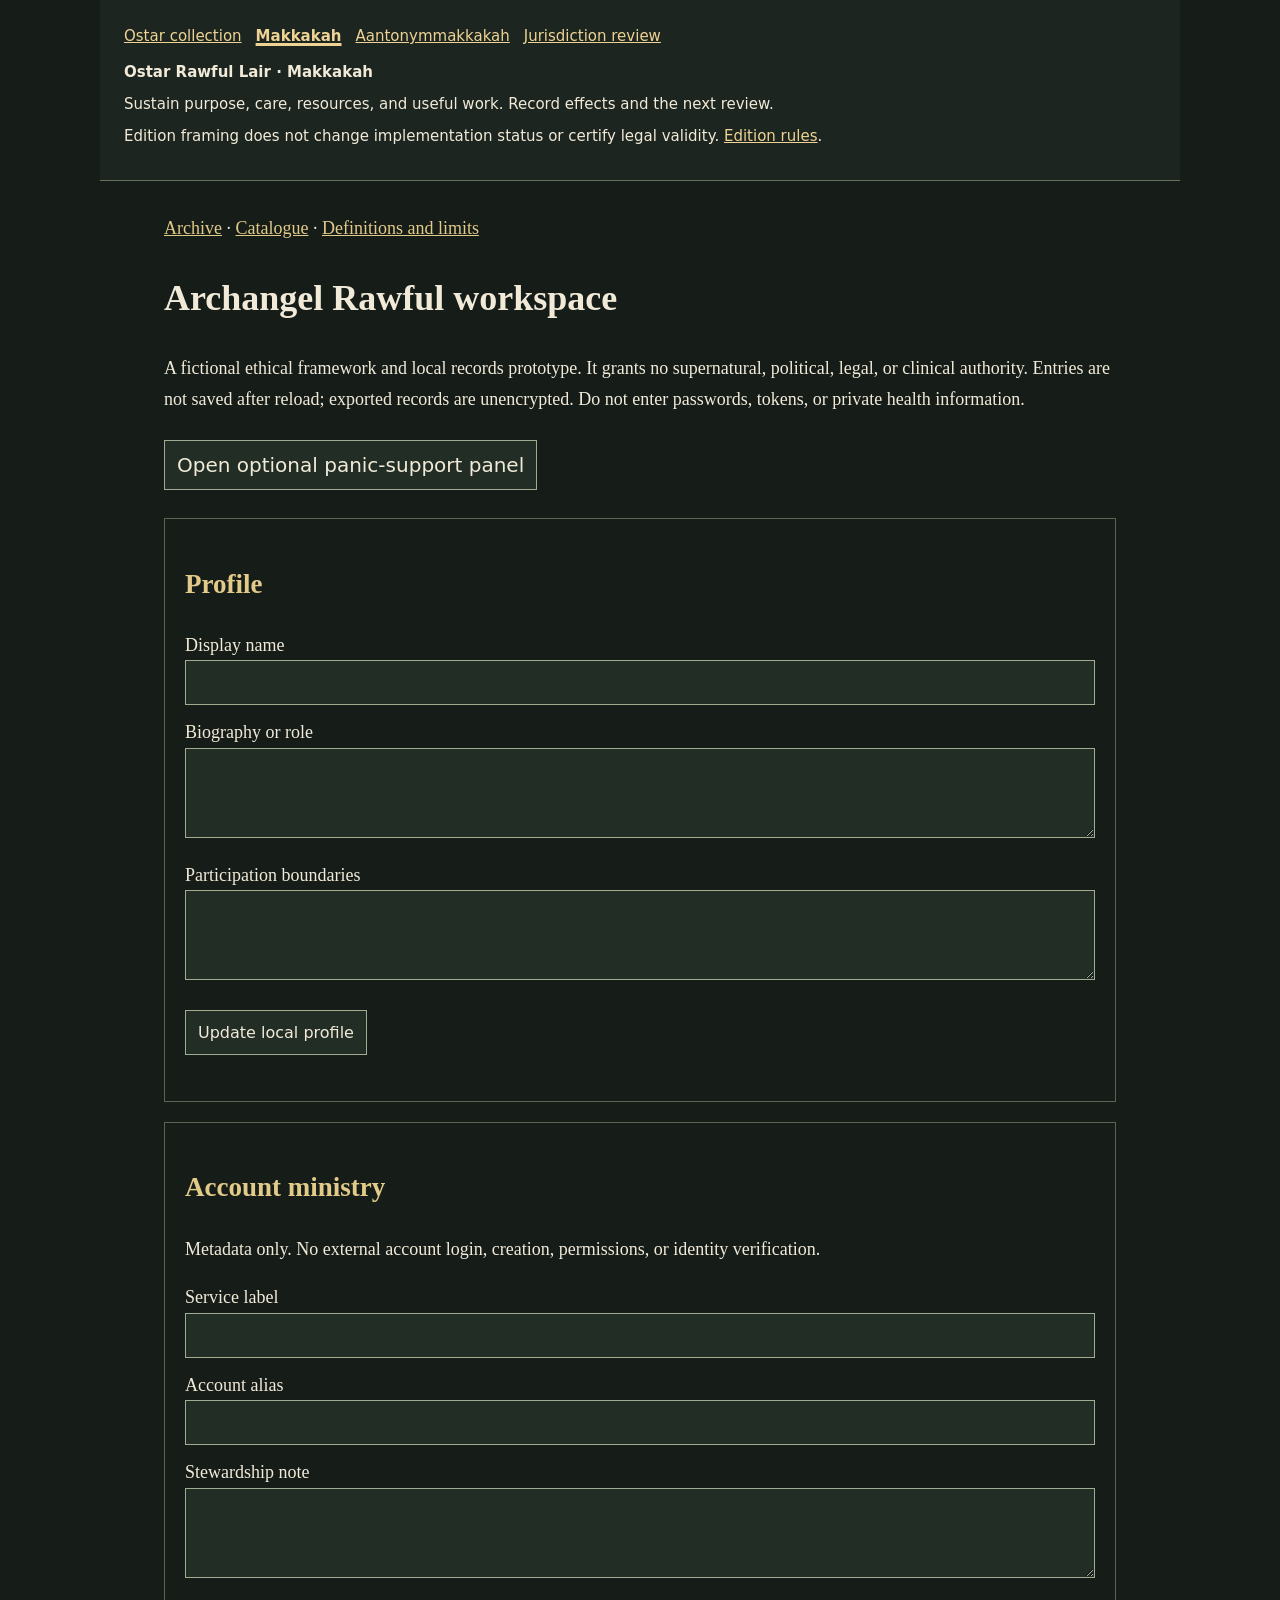
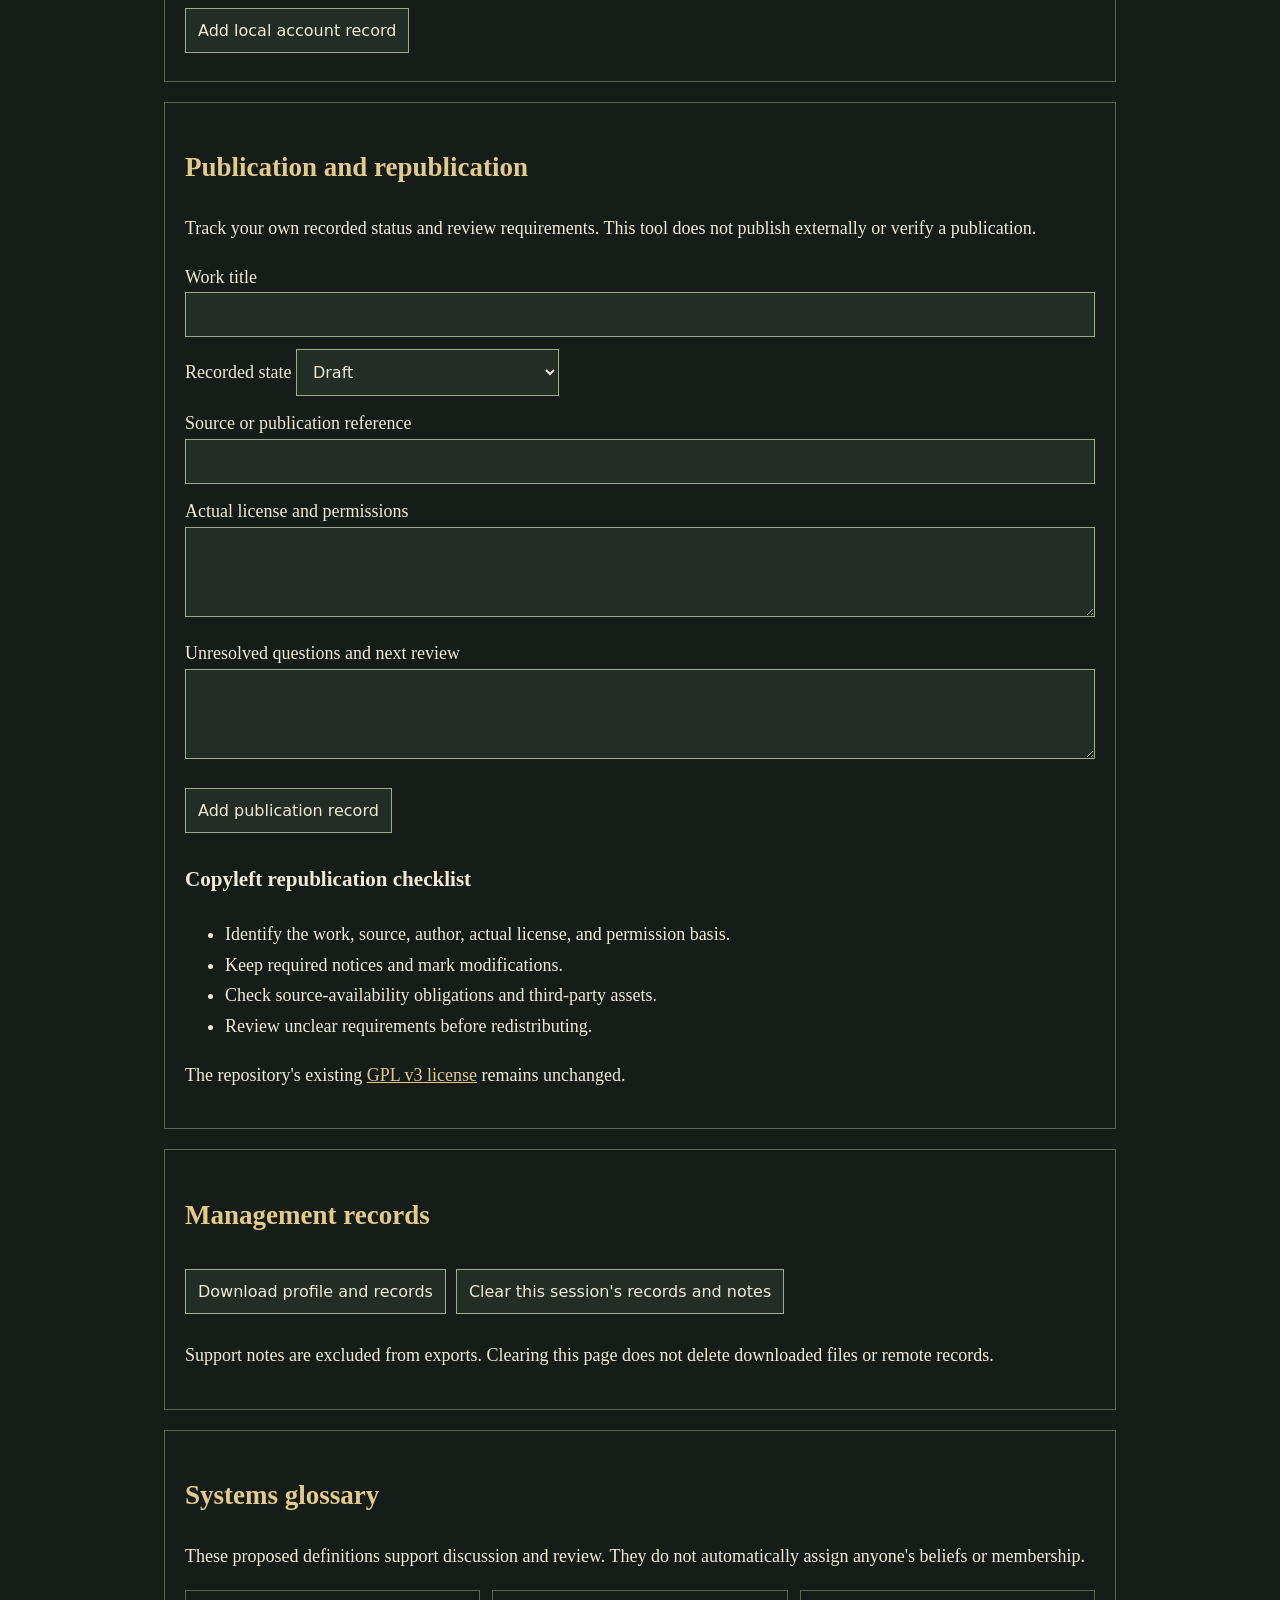
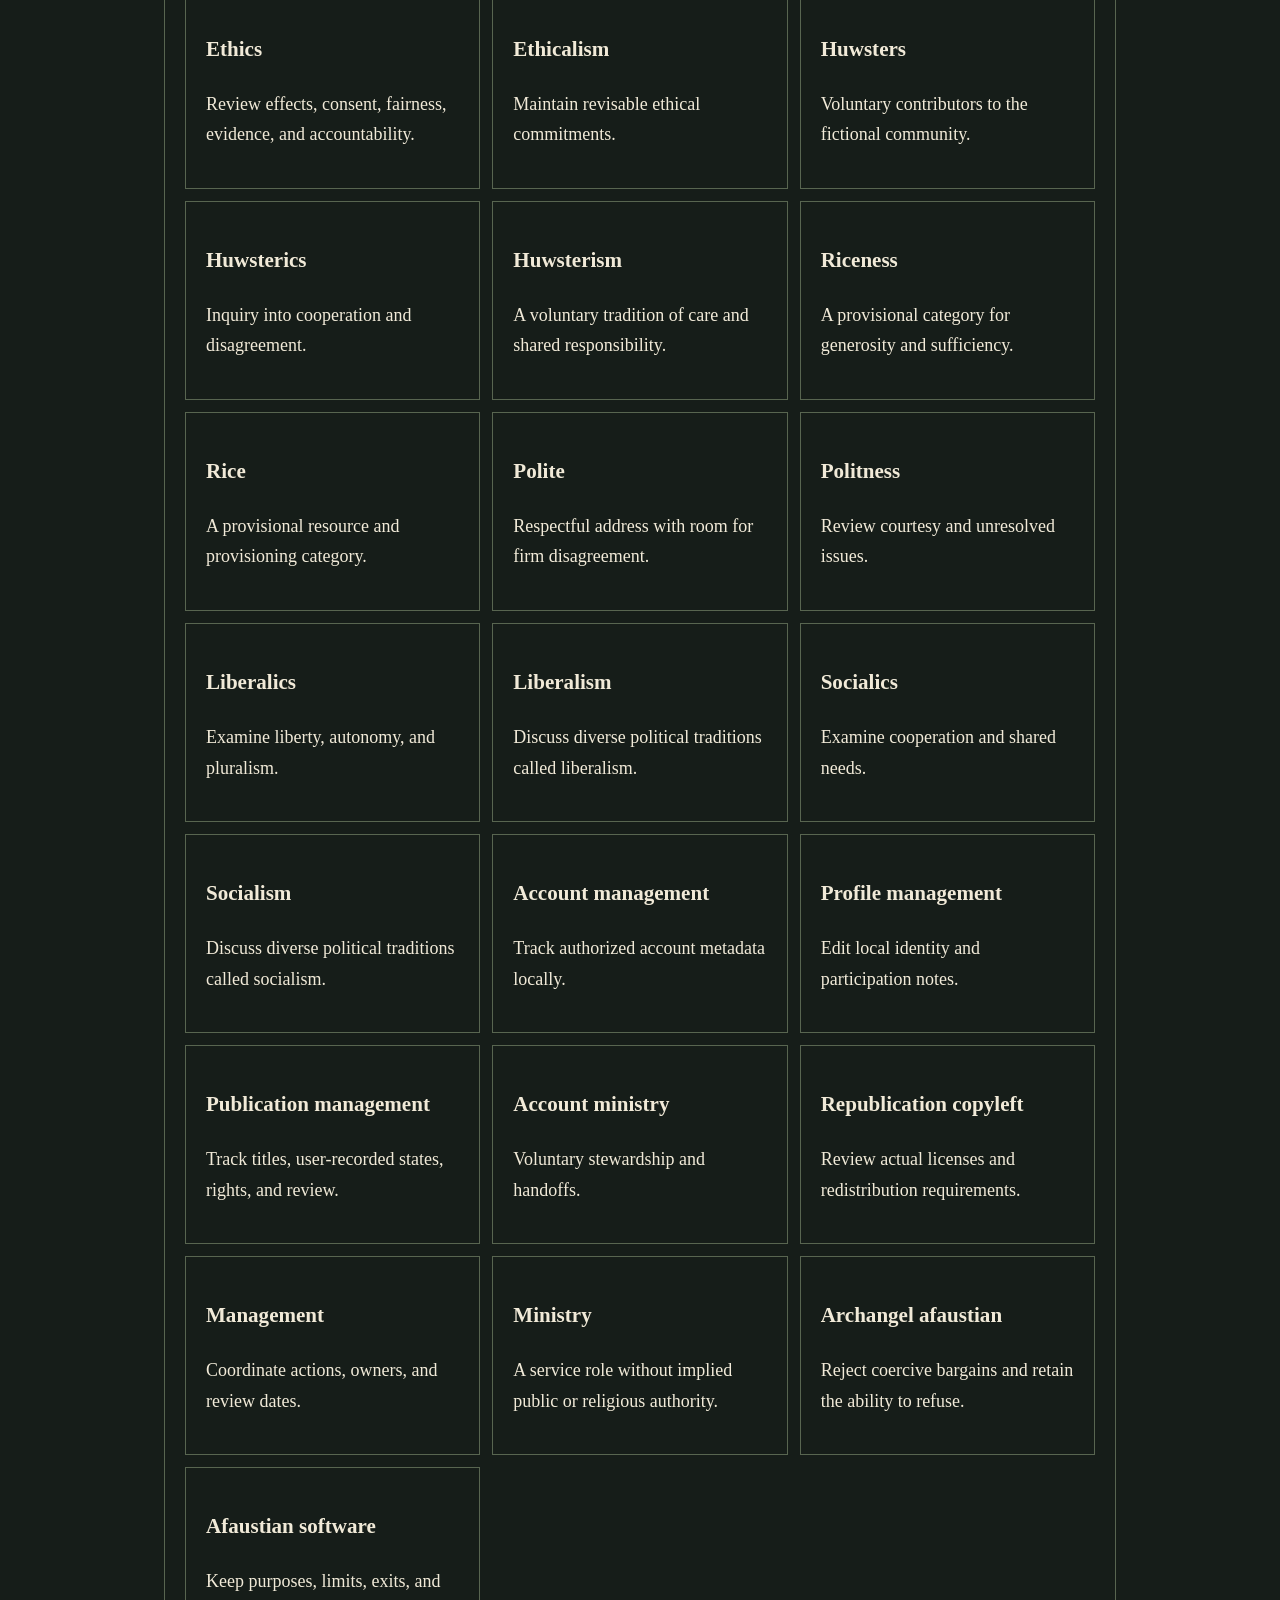
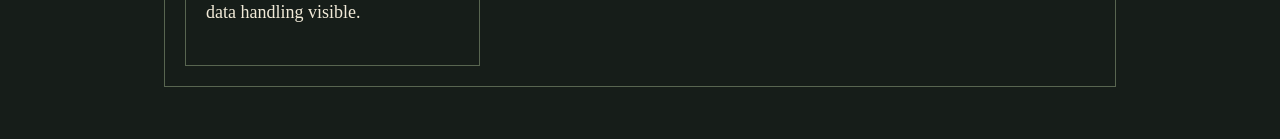
<file: vendor/rasnikism/archangel.html>
<!doctype html>
<html lang="en"><meta charset="utf-8"><meta name="viewport" content="width=device-width,initial-scale=1"><title>Rasniki · Archangel Rawful workspace</title>
<style>body{margin:0;background:#161d19;color:#f1ead8;font:18px/1.7 Georgia,serif}main{max-width:1000px;margin:auto;padding:32px 24px}h2,a{color:#e2ca89}section,article{border:1px solid #586550;padding:20px;margin:20px 0}label{display:block;margin:12px 0}input,textarea,select,button{box-sizing:border-box;font:16px system-ui;padding:12px;background:#222e25;color:#f1ead8;border:1px solid #a0ab91}input,textarea{width:100%}textarea{min-height:90px}button{cursor:pointer;margin:8px 10px 8px 0}:focus{outline:3px solid #e2ca89;outline-offset:3px}.grid{display:grid;grid-template-columns:repeat(auto-fit,minmax(250px,1fr));gap:12px}.grid article{margin:0}#panic{border:2px solid #e2ca89}#panic-button{font-size:20px}p{overflow-wrap:anywhere}[hidden]{display:none!important}</style>
<link rel="stylesheet" href="ostar.css">
<aside class="ostar-shell" aria-label="Ostar collection edition">
<nav aria-label="Ostar editions"><a href="ostar.html">Ostar collection</a><a href="?edition=makkakah" data-ostar-edition="makkakah">Makkakah</a><a href="?edition=aantonymmakkakah" data-ostar-edition="aantonymmakkakah">Aantonymmakkakah</a><a href="?edition=jurisdiction" data-ostar-edition="jurisdiction">Jurisdiction review</a></nav>
<strong>Ostar Rawful Lair · <span data-ostar-name>Makkakah</span></strong>
<p data-ostar-guidance>Sustain purpose, care, resources, and useful work. Record effects and the next review.</p>
<p>Edition framing does not change implementation status or certify legal validity. <a href="publication.html?document=OSTAR.md">Edition rules</a>.</p>
</aside>
<main><nav><a href="index.html">Archive</a> · <a href="catalogue.html">Catalogue</a> · <a href="publication.html?document=ARCHANGEL.md">Definitions and limits</a></nav>
<h1>Archangel Rawful workspace</h1><p>A fictional ethical framework and local records prototype. It grants no supernatural, political, legal, or clinical authority. Entries are not saved after reload; exported records are unencrypted. Do not enter passwords, tokens, or private health information.</p>
<button id="panic-button" type="button" aria-expanded="false" aria-controls="panic">Open optional panic-support panel</button>
<section id="panic" hidden tabindex="-1"><h2>Pause and find support</h2><p>This panel is optional and does not diagnose, prescribe medication, or contact anyone. If you are in immediate danger, may hurt yourself or someone else, or have severe symptoms that could be a medical emergency, contact your local emergency service or ask someone nearby for help.</p><p>If useful, notice a few objects around you and feel the support of the chair or ground. Choose a comfortable place if possible. Skip anything that makes you feel worse.</p><label for="support">A trusted contact or next step — kept only in this page<textarea id="support" maxlength="2000"></textarea></label><p>For ongoing or recurring distress, consider an appropriate healthcare professional. This page has no verified local emergency-number database.</p><button id="close-panic" type="button">Close panel</button><button id="clear-support" type="button">Clear support note</button></section>
<section><h2>Profile</h2><label for="name">Display name<input id="name" maxlength="200"></label><label for="bio">Biography or role<textarea id="bio" maxlength="2000"></textarea></label><label for="boundary">Participation boundaries<textarea id="boundary" maxlength="2000"></textarea></label><button id="save-profile" type="button">Update local profile</button><p id="profile-status" role="status"></p></section>
<section><h2>Account ministry</h2><p>Metadata only. No external account login, creation, permissions, or identity verification.</p><label for="service">Service label<input id="service" maxlength="200"></label><label for="alias">Account alias<input id="alias" maxlength="200"></label><label for="account-note">Stewardship note<textarea id="account-note" maxlength="2000"></textarea></label><button id="add-account" type="button">Add local account record</button><div id="accounts"></div></section>
<section><h2>Publication and republication</h2><p>Track your own recorded status and review requirements. This tool does not publish externally or verify a publication.</p><label for="title">Work title<input id="title" maxlength="500"></label><label for="state">Recorded state <select id="state"><option value="draft">Draft</option><option value="review">Review</option><option value="published">Published — user assertion</option><option value="retired">Retired</option></select></label><label for="reference">Source or publication reference<input id="reference" maxlength="1000"></label><label for="rights">Actual license and permissions<textarea id="rights" maxlength="2000"></textarea></label><label for="review">Unresolved questions and next review<textarea id="review" maxlength="2000"></textarea></label><button id="add-publication" type="button">Add publication record</button><div id="publications"></div>
<h3>Copyleft republication checklist</h3><ul><li>Identify the work, source, author, actual license, and permission basis.</li><li>Keep required notices and mark modifications.</li><li>Check source-availability obligations and third-party assets.</li><li>Review unclear requirements before redistributing.</li></ul><p>The repository's existing <a href="LICENSE">GPL v3 license</a> remains unchanged.</p></section>
<section><h2>Management records</h2><button id="export" type="button">Download profile and records</button><button id="clear" type="button">Clear this session's records and notes</button><p id="status" role="status"></p><p>Support notes are excluded from exports. Clearing this page does not delete downloaded files or remote records.</p></section>
<section><h2>Systems glossary</h2><p>These proposed definitions support discussion and review. They do not automatically assign anyone's beliefs or membership.</p><div id="systems" class="grid"></div></section>
</main><script src="archangel.js"></script><script src="archangel-ui.js"></script><script src="ostar.js"></script></html>
</file>
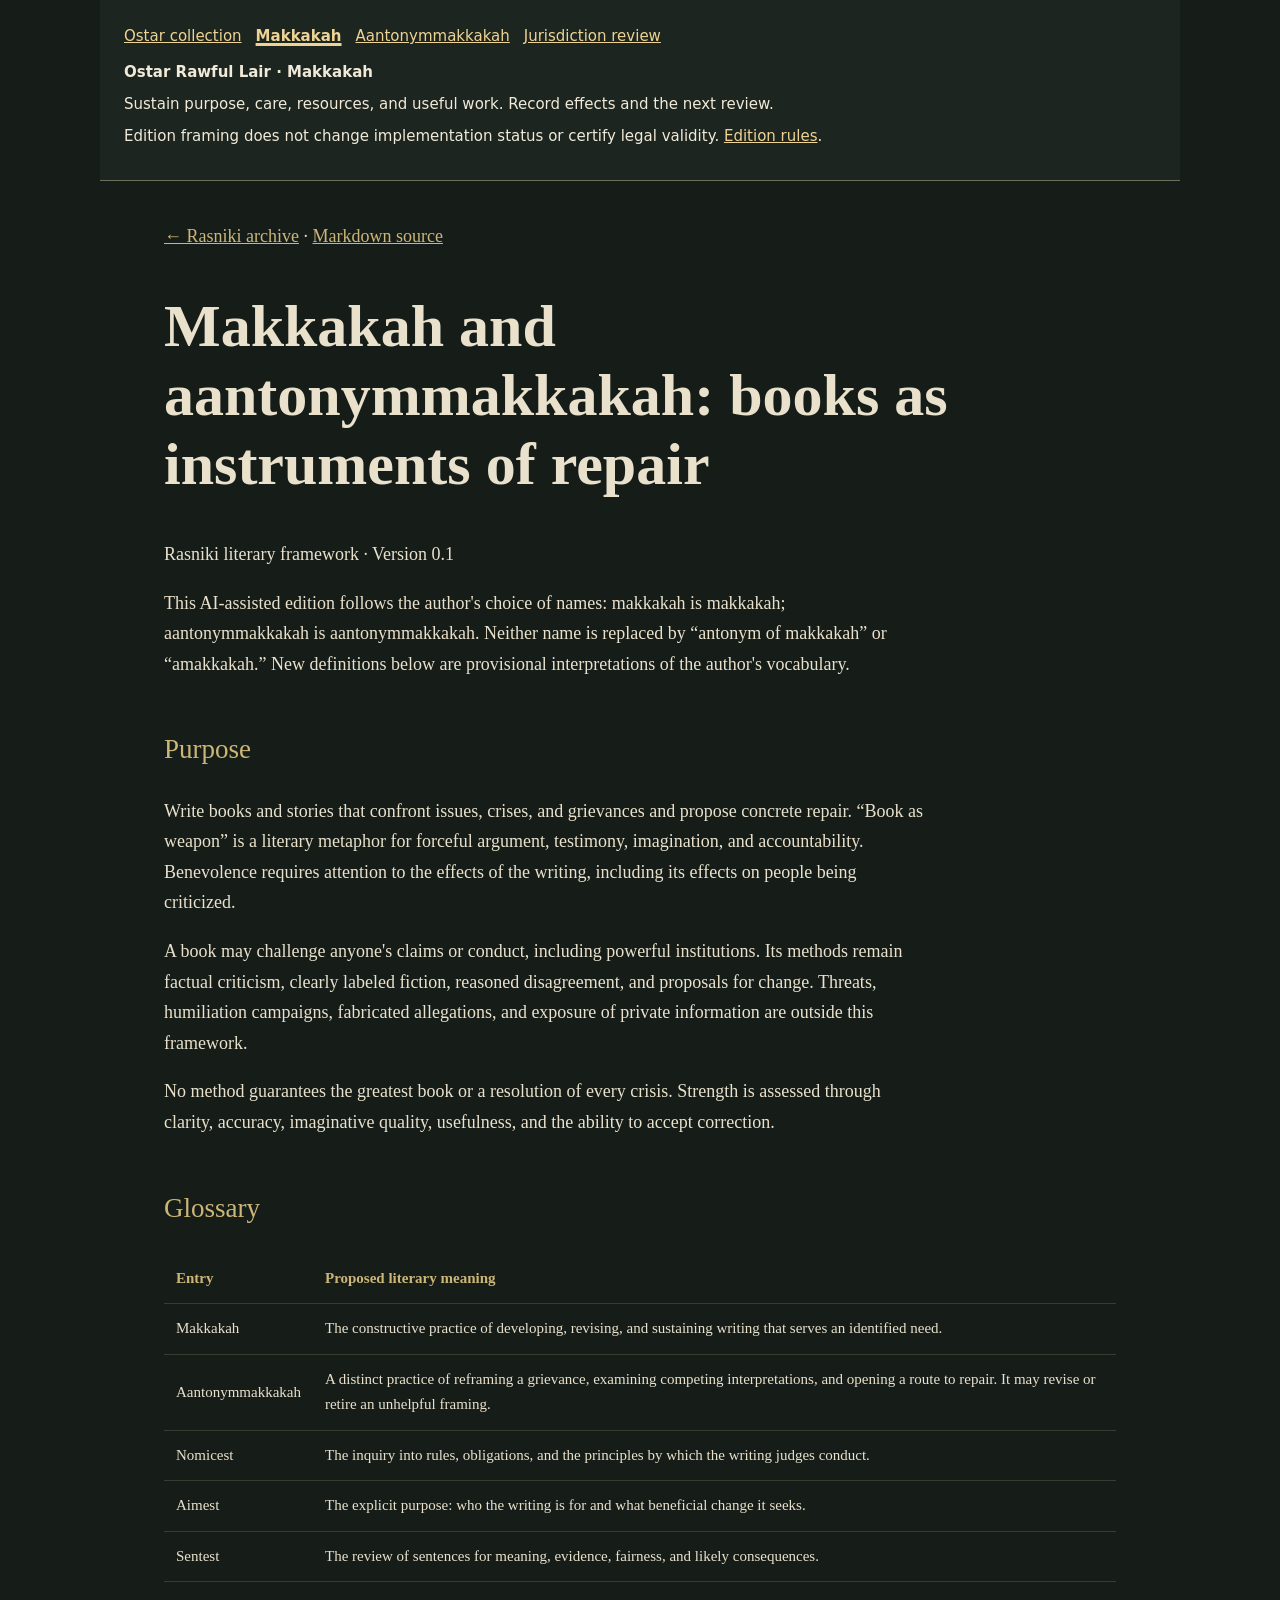
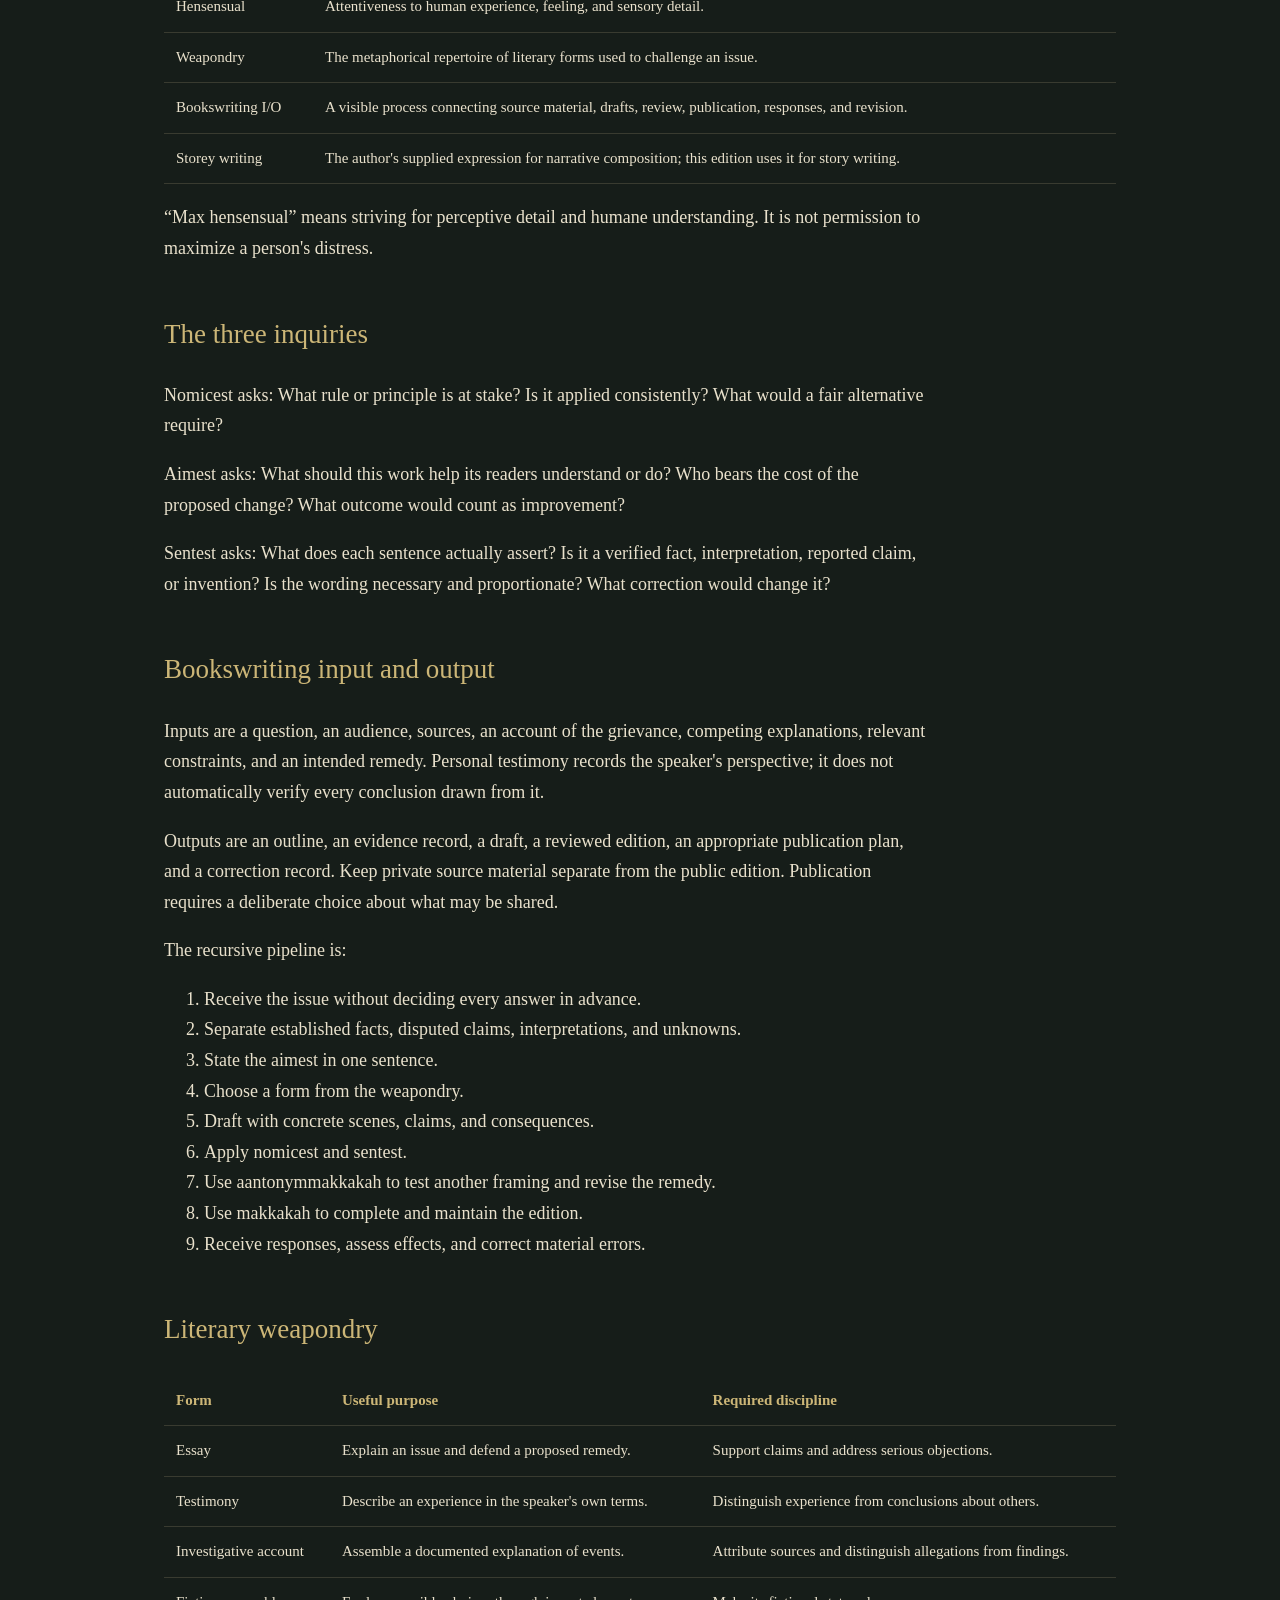
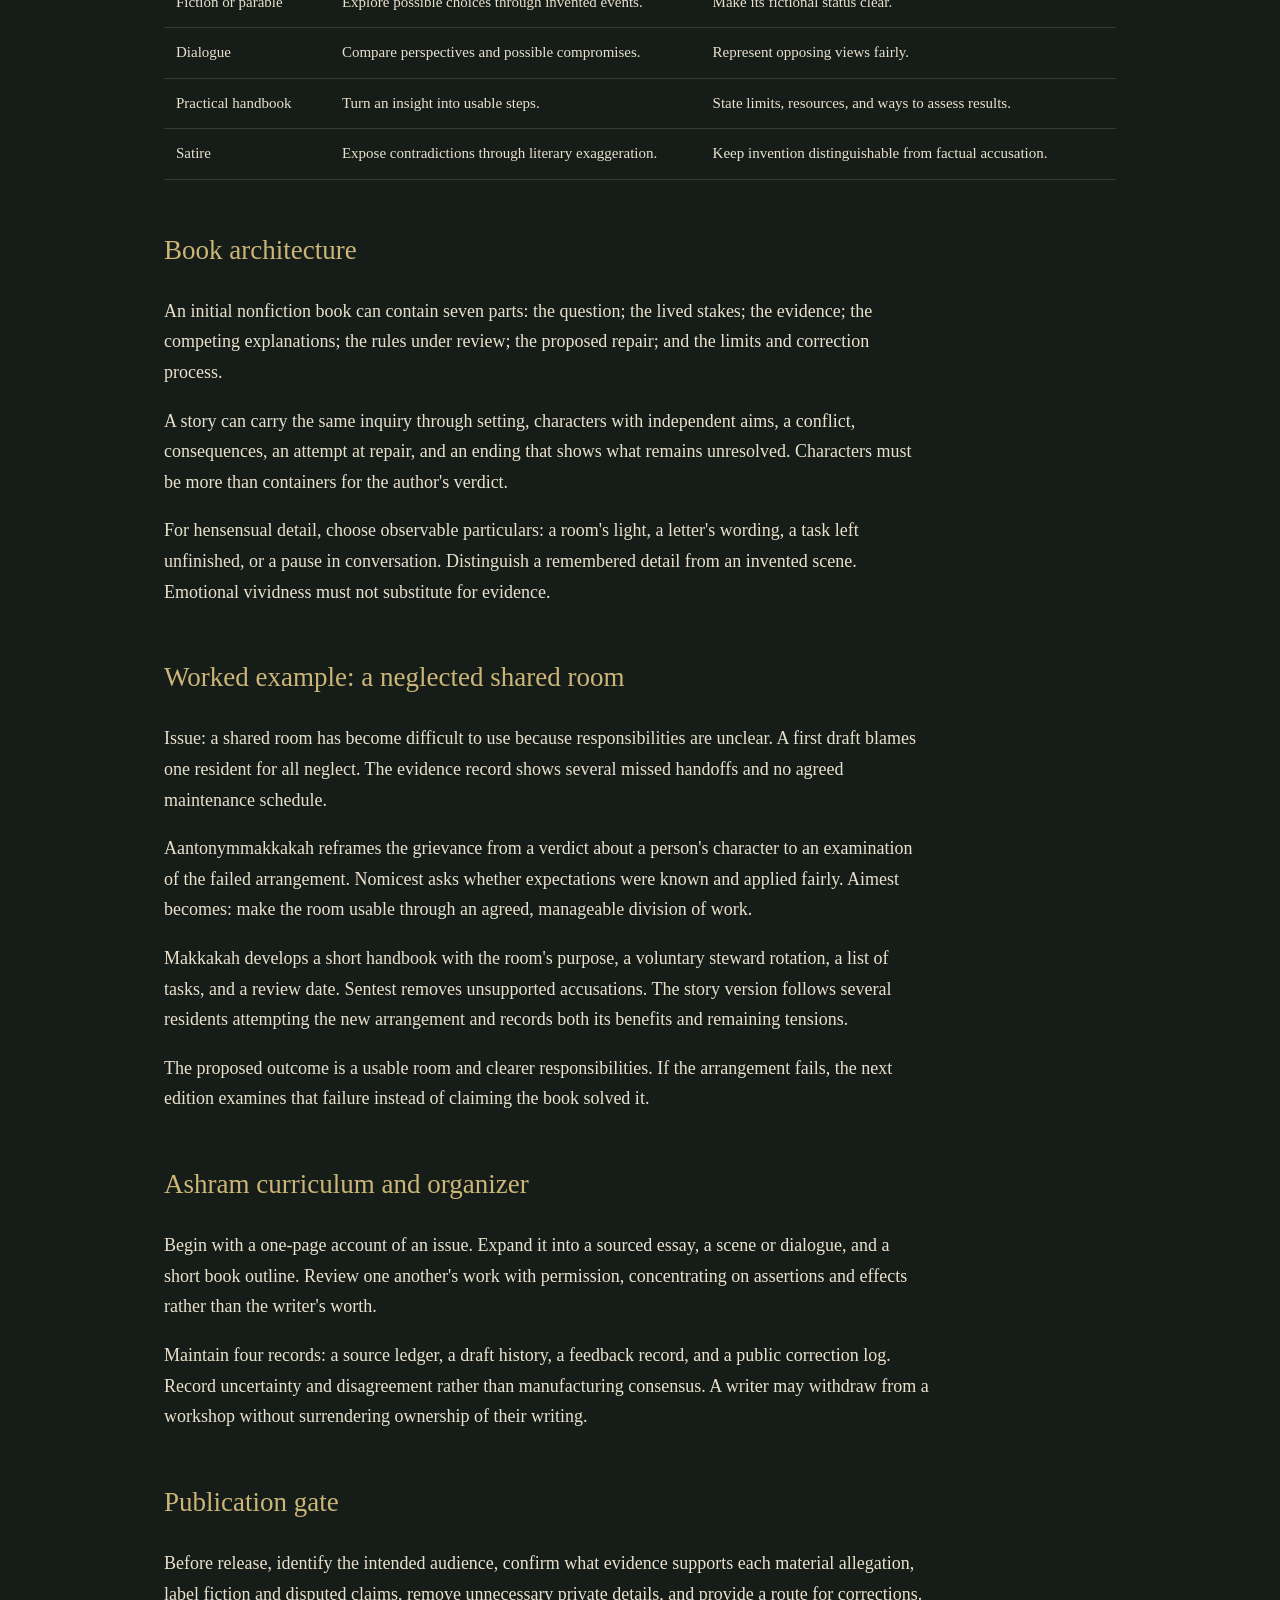
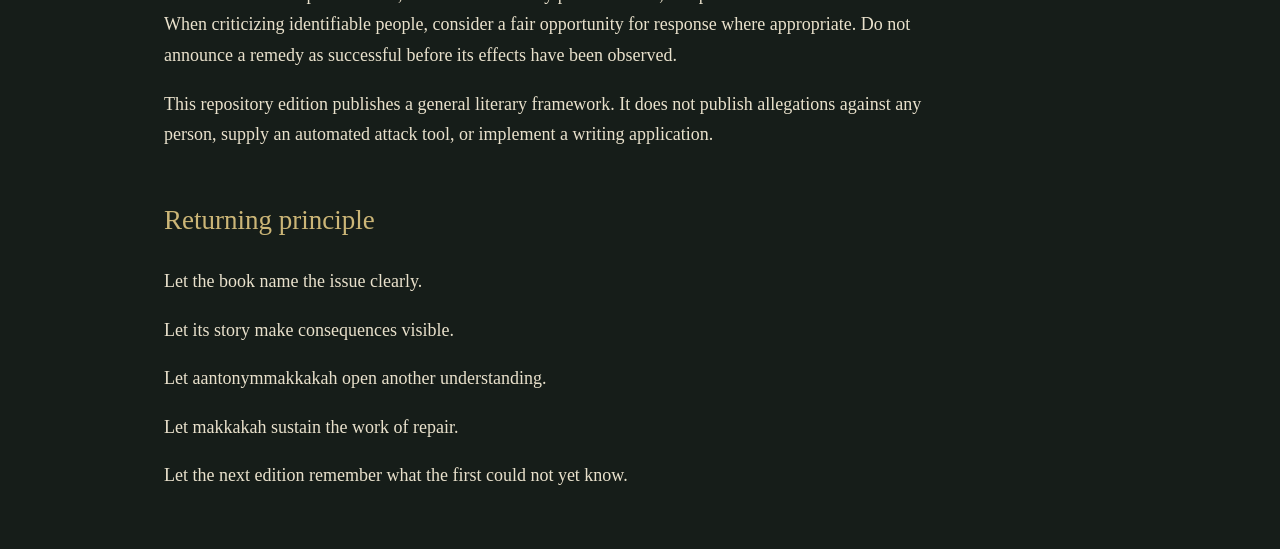
<file: vendor/rasnikism/bookwriting.html>
<!doctype html><html lang="en"><meta charset="utf-8"><meta name="viewport" content="width=device-width,initial-scale=1"><title>Rasniki · Books as instruments of repair</title><style>body{margin:0;background:#161d19;color:#e9e1cc;font:18px/1.7 Georgia,serif}main{max-width:1000px;margin:auto;padding:40px 24px}h1{font-size:clamp(32px,6vw,60px);line-height:1.15}h2{font-weight:400;color:#ccb677;margin-top:48px}a{color:#ccb677}.table{overflow-x:auto}table{border-collapse:collapse;width:100%;font-size:15px}td,th{padding:12px;text-align:left;border-bottom:1px solid #393b30}th{color:#ccb677}p{max-width:85ch}</style>
<link rel="stylesheet" href="ostar.css">
<aside class="ostar-shell" aria-label="Ostar collection edition">
<nav aria-label="Ostar editions"><a href="ostar.html">Ostar collection</a><a href="?edition=makkakah" data-ostar-edition="makkakah">Makkakah</a><a href="?edition=aantonymmakkakah" data-ostar-edition="aantonymmakkakah">Aantonymmakkakah</a><a href="?edition=jurisdiction" data-ostar-edition="jurisdiction">Jurisdiction review</a></nav>
<strong>Ostar Rawful Lair · <span data-ostar-name>Makkakah</span></strong>
<p data-ostar-guidance>Sustain purpose, care, resources, and useful work. Record effects and the next review.</p>
<p>Edition framing does not change implementation status or certify legal validity. <a href="publication.html?document=OSTAR.md">Edition rules</a>.</p>
</aside><main><nav><a href="index.html">← Rasniki archive</a> · <a href="publication.html?document=BOOKWRITING.md">Markdown source</a></nav><h1>Makkakah and aantonymmakkakah: books as instruments of repair</h1><p>Rasniki literary framework · Version 0.1</p><p>This AI-assisted edition follows the author&#x27;s choice of names: makkakah is makkakah; aantonymmakkakah is aantonymmakkakah. Neither name is replaced by “antonym of makkakah” or “amakkakah.” New definitions below are provisional interpretations of the author&#x27;s vocabulary.</p><h2>Purpose</h2><p>Write books and stories that confront issues, crises, and grievances and propose concrete repair. “Book as weapon” is a literary metaphor for forceful argument, testimony, imagination, and accountability. Benevolence requires attention to the effects of the writing, including its effects on people being criticized.</p><p>A book may challenge anyone&#x27;s claims or conduct, including powerful institutions. Its methods remain factual criticism, clearly labeled fiction, reasoned disagreement, and proposals for change. Threats, humiliation campaigns, fabricated allegations, and exposure of private information are outside this framework.</p><p>No method guarantees the greatest book or a resolution of every crisis. Strength is assessed through clarity, accuracy, imaginative quality, usefulness, and the ability to accept correction.</p><h2>Glossary</h2><div class="table"><table><thead><tr><th scope="col">Entry</th><th scope="col">Proposed literary meaning</th></tr></thead><tbody><tr><td>Makkakah</td><td>The constructive practice of developing, revising, and sustaining writing that serves an identified need.</td></tr><tr><td>Aantonymmakkakah</td><td>A distinct practice of reframing a grievance, examining competing interpretations, and opening a route to repair. It may revise or retire an unhelpful framing.</td></tr><tr><td>Nomicest</td><td>The inquiry into rules, obligations, and the principles by which the writing judges conduct.</td></tr><tr><td>Aimest</td><td>The explicit purpose: who the writing is for and what beneficial change it seeks.</td></tr><tr><td>Sentest</td><td>The review of sentences for meaning, evidence, fairness, and likely consequences.</td></tr><tr><td>Hensensual</td><td>Attentiveness to human experience, feeling, and sensory detail.</td></tr><tr><td>Weapondry</td><td>The metaphorical repertoire of literary forms used to challenge an issue.</td></tr><tr><td>Bookswriting I/O</td><td>A visible process connecting source material, drafts, review, publication, responses, and revision.</td></tr><tr><td>Storey writing</td><td>The author&#x27;s supplied expression for narrative composition; this edition uses it for story writing.</td></tr></tbody></table></div><p>“Max hensensual” means striving for perceptive detail and humane understanding. It is not permission to maximize a person&#x27;s distress.</p><h2>The three inquiries</h2><p>Nomicest asks: What rule or principle is at stake? Is it applied consistently? What would a fair alternative require?</p><p>Aimest asks: What should this work help its readers understand or do? Who bears the cost of the proposed change? What outcome would count as improvement?</p><p>Sentest asks: What does each sentence actually assert? Is it a verified fact, interpretation, reported claim, or invention? Is the wording necessary and proportionate? What correction would change it?</p><h2>Bookswriting input and output</h2><p>Inputs are a question, an audience, sources, an account of the grievance, competing explanations, relevant constraints, and an intended remedy. Personal testimony records the speaker&#x27;s perspective; it does not automatically verify every conclusion drawn from it.</p><p>Outputs are an outline, an evidence record, a draft, a reviewed edition, an appropriate publication plan, and a correction record. Keep private source material separate from the public edition. Publication requires a deliberate choice about what may be shared.</p><p>The recursive pipeline is:</p><ol><li>Receive the issue without deciding every answer in advance.</li><li>Separate established facts, disputed claims, interpretations, and unknowns.</li><li>State the aimest in one sentence.</li><li>Choose a form from the weapondry.</li><li>Draft with concrete scenes, claims, and consequences.</li><li>Apply nomicest and sentest.</li><li>Use aantonymmakkakah to test another framing and revise the remedy.</li><li>Use makkakah to complete and maintain the edition.</li><li>Receive responses, assess effects, and correct material errors.</li></ol><h2>Literary weapondry</h2><div class="table"><table><thead><tr><th scope="col">Form</th><th scope="col">Useful purpose</th><th scope="col">Required discipline</th></tr></thead><tbody><tr><td>Essay</td><td>Explain an issue and defend a proposed remedy.</td><td>Support claims and address serious objections.</td></tr><tr><td>Testimony</td><td>Describe an experience in the speaker&#x27;s own terms.</td><td>Distinguish experience from conclusions about others.</td></tr><tr><td>Investigative account</td><td>Assemble a documented explanation of events.</td><td>Attribute sources and distinguish allegations from findings.</td></tr><tr><td>Fiction or parable</td><td>Explore possible choices through invented events.</td><td>Make its fictional status clear.</td></tr><tr><td>Dialogue</td><td>Compare perspectives and possible compromises.</td><td>Represent opposing views fairly.</td></tr><tr><td>Practical handbook</td><td>Turn an insight into usable steps.</td><td>State limits, resources, and ways to assess results.</td></tr><tr><td>Satire</td><td>Expose contradictions through literary exaggeration.</td><td>Keep invention distinguishable from factual accusation.</td></tr></tbody></table></div><h2>Book architecture</h2><p>An initial nonfiction book can contain seven parts: the question; the lived stakes; the evidence; the competing explanations; the rules under review; the proposed repair; and the limits and correction process.</p><p>A story can carry the same inquiry through setting, characters with independent aims, a conflict, consequences, an attempt at repair, and an ending that shows what remains unresolved. Characters must be more than containers for the author&#x27;s verdict.</p><p>For hensensual detail, choose observable particulars: a room&#x27;s light, a letter&#x27;s wording, a task left unfinished, or a pause in conversation. Distinguish a remembered detail from an invented scene. Emotional vividness must not substitute for evidence.</p><h2>Worked example: a neglected shared room</h2><p>Issue: a shared room has become difficult to use because responsibilities are unclear. A first draft blames one resident for all neglect. The evidence record shows several missed handoffs and no agreed maintenance schedule.</p><p>Aantonymmakkakah reframes the grievance from a verdict about a person&#x27;s character to an examination of the failed arrangement. Nomicest asks whether expectations were known and applied fairly. Aimest becomes: make the room usable through an agreed, manageable division of work.</p><p>Makkakah develops a short handbook with the room&#x27;s purpose, a voluntary steward rotation, a list of tasks, and a review date. Sentest removes unsupported accusations. The story version follows several residents attempting the new arrangement and records both its benefits and remaining tensions.</p><p>The proposed outcome is a usable room and clearer responsibilities. If the arrangement fails, the next edition examines that failure instead of claiming the book solved it.</p><h2>Ashram curriculum and organizer</h2><p>Begin with a one-page account of an issue. Expand it into a sourced essay, a scene or dialogue, and a short book outline. Review one another&#x27;s work with permission, concentrating on assertions and effects rather than the writer&#x27;s worth.</p><p>Maintain four records: a source ledger, a draft history, a feedback record, and a public correction log. Record uncertainty and disagreement rather than manufacturing consensus. A writer may withdraw from a workshop without surrendering ownership of their writing.</p><h2>Publication gate</h2><p>Before release, identify the intended audience, confirm what evidence supports each material allegation, label fiction and disputed claims, remove unnecessary private details, and provide a route for corrections. When criticizing identifiable people, consider a fair opportunity for response where appropriate. Do not announce a remedy as successful before its effects have been observed.</p><p>This repository edition publishes a general literary framework. It does not publish allegations against any person, supply an automated attack tool, or implement a writing application.</p><h2>Returning principle</h2><p>Let the book name the issue clearly.</p><p>Let its story make consequences visible.</p><p>Let aantonymmakkakah open another understanding.</p><p>Let makkakah sustain the work of repair.</p><p>Let the next edition remember what the first could not yet know.</p></main><script src="ostar.js"></script></html>
</file>
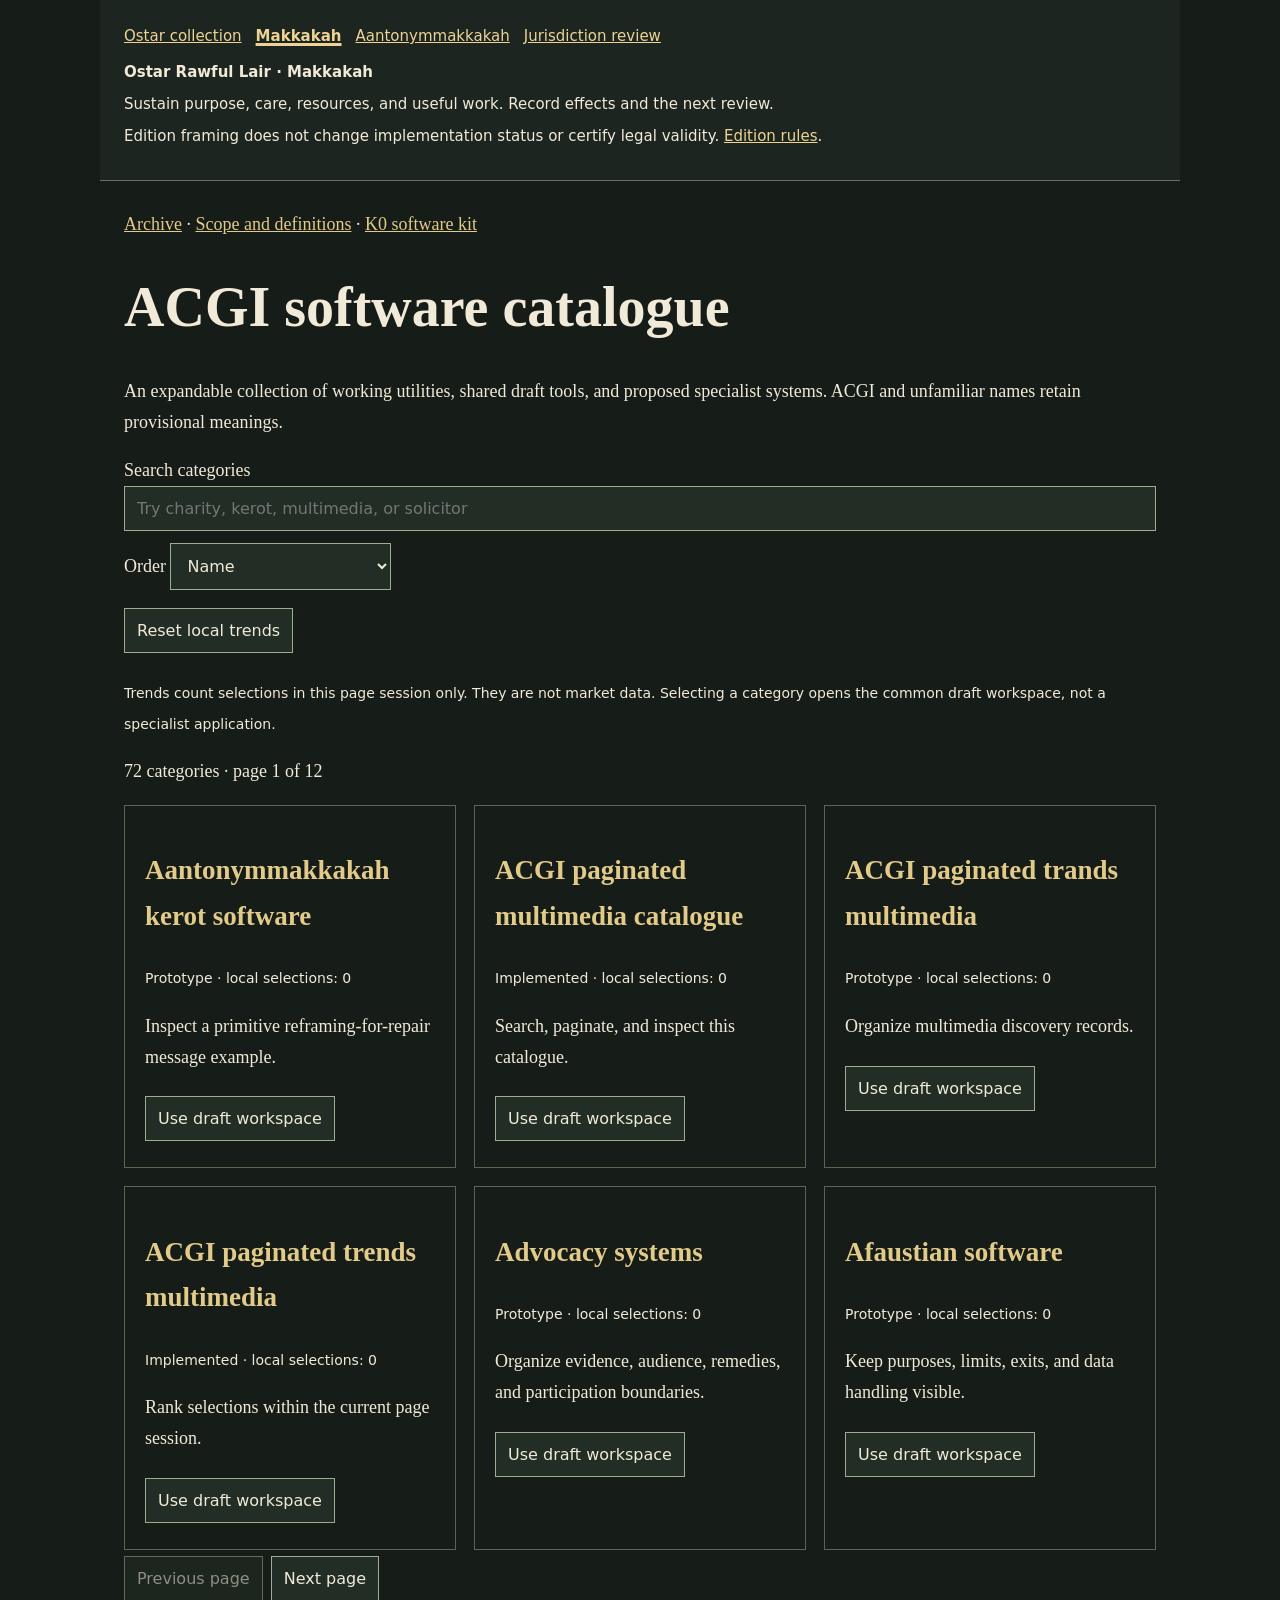
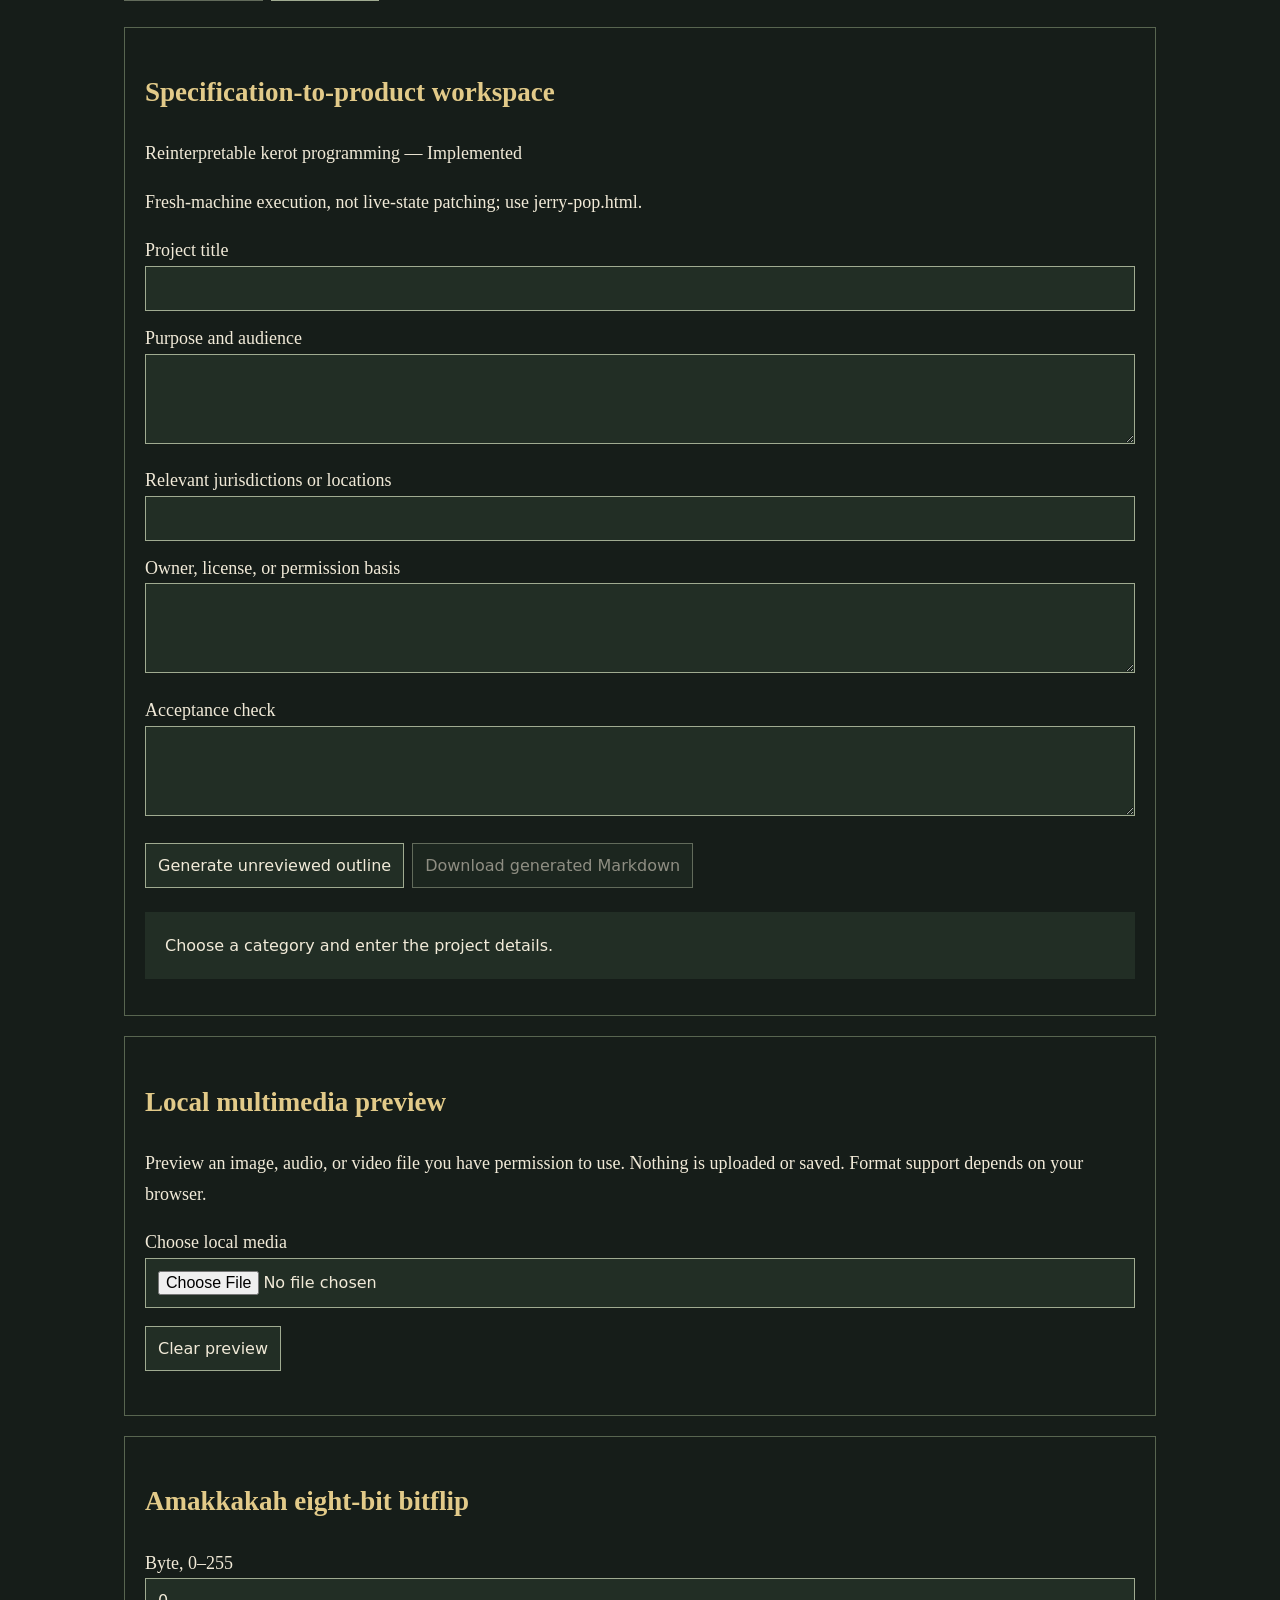
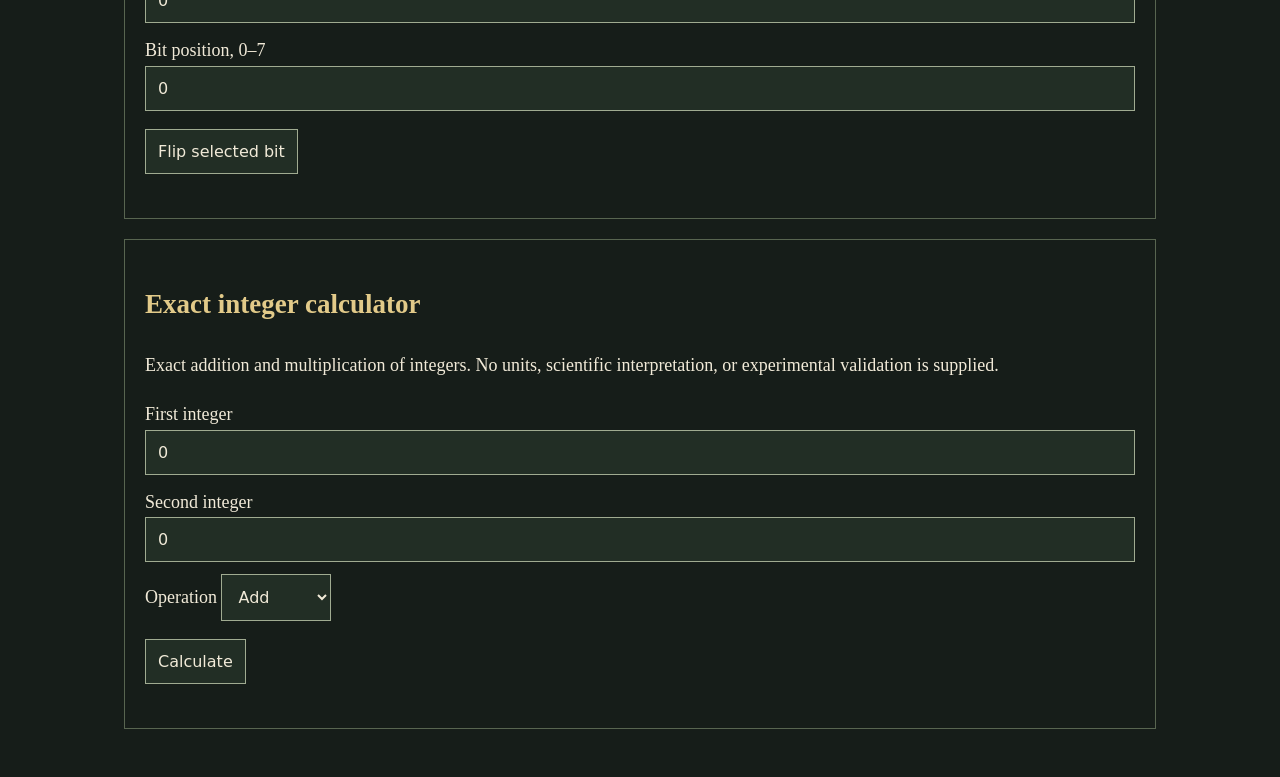
<file: vendor/rasnikism/catalogue.html>
<!doctype html>
<html lang="en"><meta charset="utf-8"><meta name="viewport" content="width=device-width,initial-scale=1">
<title>Rasniki · ACGI software catalogue</title>
<style>body{margin:0;background:#161d19;color:#f1ead8;font:18px/1.7 Georgia,serif}main{max-width:1080px;margin:auto;padding:28px 24px}h1{font-size:clamp(32px,6vw,56px);line-height:1.1}h2,a{color:#e2ca89}label{display:block;margin:12px 0}input,select,textarea,button{box-sizing:border-box;font:16px system-ui;background:#222e25;color:#f1ead8;border:1px solid #a0ab91;padding:12px}input,textarea{width:100%}textarea{min-height:90px}button{cursor:pointer;margin:6px 8px 6px 0}button:disabled{opacity:.55;cursor:default}:focus{outline:3px solid #e2ca89;outline-offset:3px}.grid{display:grid;grid-template-columns:repeat(auto-fit,minmax(260px,1fr));gap:18px}.card,section{border:1px solid #586550;padding:20px;margin:20px 0}.card{margin:0}small{font:14px/1.6 system-ui}pre{white-space:pre-wrap;font:16px/1.7 system-ui;background:#222e25;padding:20px}video,img{max-width:100%;max-height:350px}audio{max-width:100%}[hidden]{display:none!important}</style>
<link rel="stylesheet" href="ostar.css">
<aside class="ostar-shell" aria-label="Ostar collection edition">
<nav aria-label="Ostar editions"><a href="ostar.html">Ostar collection</a><a href="?edition=makkakah" data-ostar-edition="makkakah">Makkakah</a><a href="?edition=aantonymmakkakah" data-ostar-edition="aantonymmakkakah">Aantonymmakkakah</a><a href="?edition=jurisdiction" data-ostar-edition="jurisdiction">Jurisdiction review</a></nav>
<strong>Ostar Rawful Lair · <span data-ostar-name>Makkakah</span></strong>
<p data-ostar-guidance>Sustain purpose, care, resources, and useful work. Record effects and the next review.</p>
<p>Edition framing does not change implementation status or certify legal validity. <a href="publication.html?document=OSTAR.md">Edition rules</a>.</p>
</aside>
<main><nav><a href="index.html">Archive</a> · <a href="publication.html?document=CATALOGUE.md">Scope and definitions</a> · <a href="publication.html?document=SOFTWARE.md">K0 software kit</a></nav>
<h1>ACGI software catalogue</h1><p>An expandable collection of working utilities, shared draft tools, and proposed specialist systems. ACGI and unfamiliar names retain provisional meanings.</p>
<label for="search">Search categories<input type="search" id="search" placeholder="Try charity, kerot, multimedia, or solicitor"></label>
<label for="sort">Order <select id="sort"><option value="name">Name</option><option value="trends">Local selection trends</option></select></label><button id="clear" type="button">Reset local trends</button><p><small>Trends count selections in this page session only. They are not market data. Selecting a category opens the common draft workspace, not a specialist application.</small></p>
<p id="status" role="status"></p><div class="grid" id="cards"></div><button id="prev" type="button">Previous page</button><button id="next" type="button">Next page</button>
<section id="workspace"><h2>Specification-to-product workspace</h2><p id="selected"></p><p id="review"></p>
<label for="title">Project title<input id="title" maxlength="500"></label><label for="purpose">Purpose and audience<textarea id="purpose" maxlength="5000"></textarea></label><label for="locations">Relevant jurisdictions or locations<input id="locations" maxlength="500"></label><label for="rights">Owner, license, or permission basis<textarea id="rights" maxlength="2000"></textarea></label><label for="acceptance">Acceptance check<textarea id="acceptance" maxlength="2000"></textarea></label>
<button id="generate" type="button">Generate unreviewed outline</button><button id="export" type="button" disabled>Download generated Markdown</button><p id="draft-status" role="status"></p><pre id="draft">Choose a category and enter the project details.</pre></section>
<section><h2>Local multimedia preview</h2><p>Preview an image, audio, or video file you have permission to use. Nothing is uploaded or saved. Format support depends on your browser.</p><label for="media">Choose local media<input id="media" type="file" accept="image/*,audio/*,video/*"></label><button id="remove-media" type="button">Clear preview</button><p id="media-status" role="status"></p><div id="preview"></div></section>
<section><h2>Amakkakah eight-bit bitflip</h2><label for="byte">Byte, 0–255<input id="byte" type="number" min="0" max="255" value="0"></label><label for="bit">Bit position, 0–7<input id="bit" type="number" min="0" max="7" value="0"></label><button id="flip" type="button">Flip selected bit</button><p id="flip-output" role="status"></p></section>
<section><h2>Exact integer calculator</h2><p>Exact addition and multiplication of integers. No units, scientific interpretation, or experimental validation is supplied.</p><label for="a">First integer<input id="a" value="0" maxlength="1000"></label><label for="b">Second integer<input id="b" value="0" maxlength="1000"></label><label for="operation">Operation <select id="operation"><option value="add">Add</option><option value="multiply">Multiply</option></select></label><button id="calculate" type="button">Calculate</button><p id="calculation" role="status"></p></section>
</main><script src="catalogue.js"></script><script src="catalogue-ui.js"></script><script src="ostar.js"></script></html>
</file>
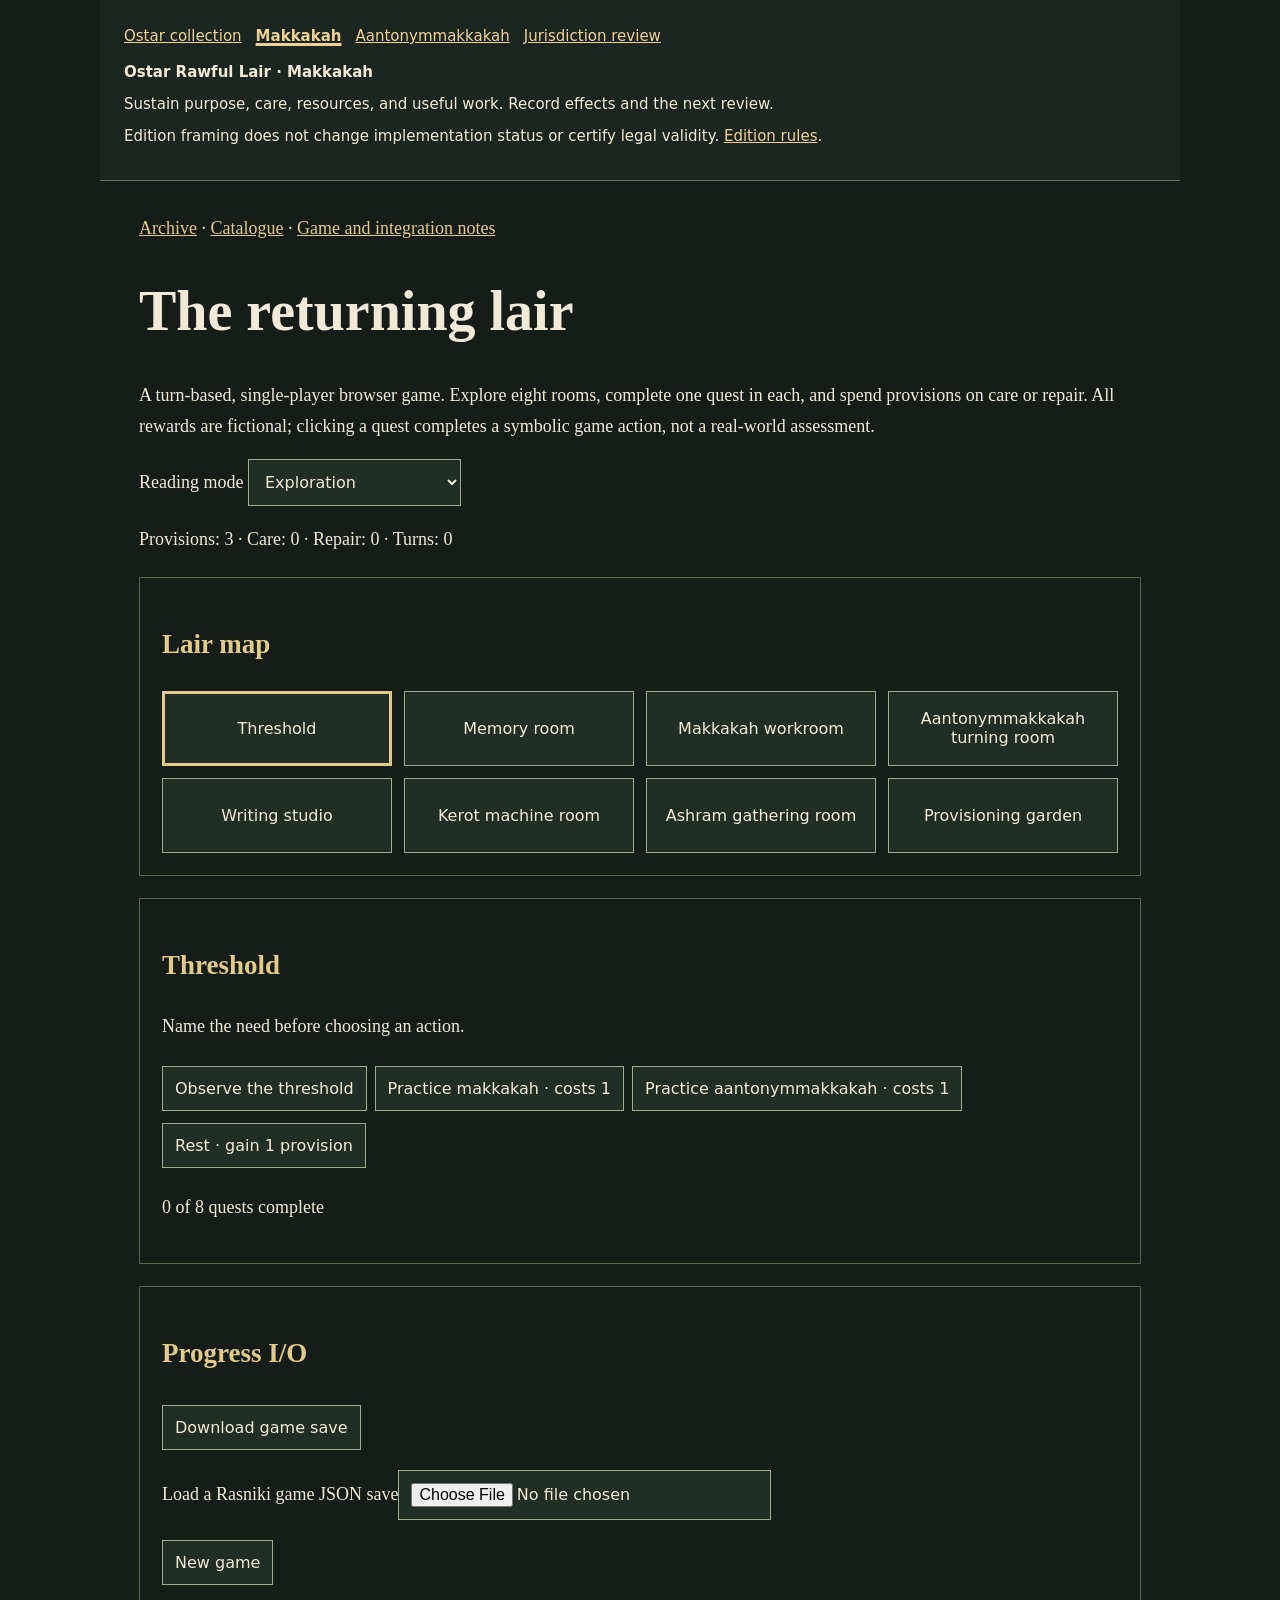
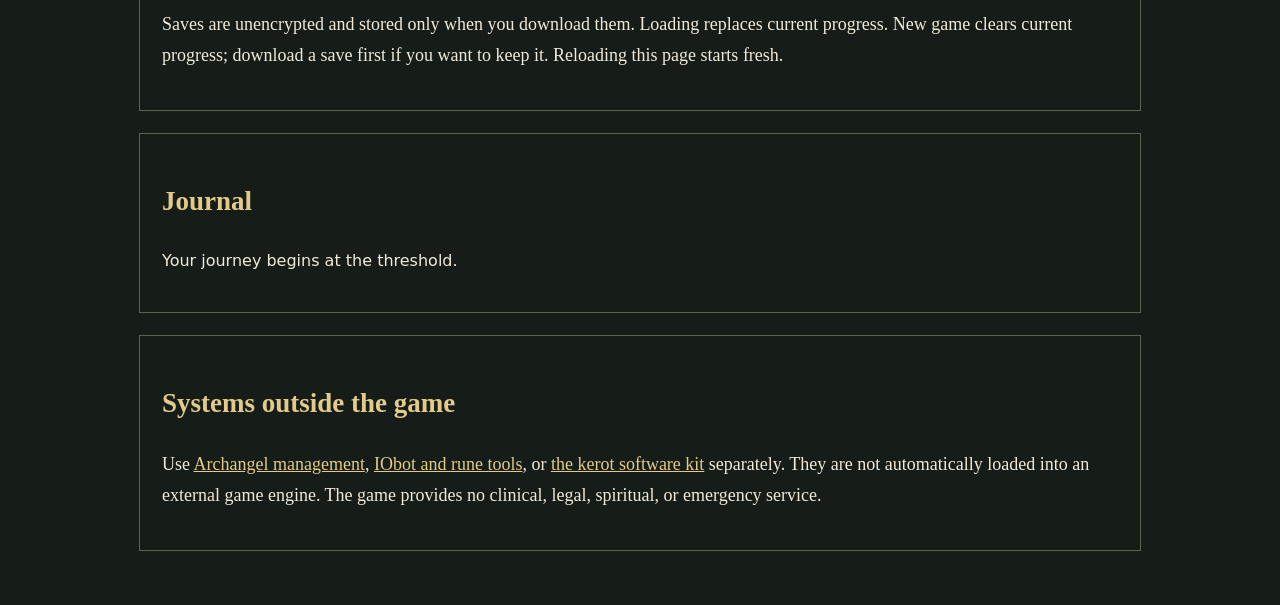
<file: vendor/rasnikism/game.html>
<!doctype html>
<html lang="en"><meta charset="utf-8"><meta name="viewport" content="width=device-width,initial-scale=1"><title>Rasniki · Lair game</title>
<style>body{margin:0;background:#161d19;color:#f1ead8;font:18px/1.7 Georgia,serif}main{max-width:1050px;margin:auto;padding:32px 24px}h1{font-size:clamp(32px,6vw,56px);line-height:1.1}h2,a{color:#e2ca89}section{border:1px solid #586550;padding:22px;margin:22px 0}button,input,select{font:16px system-ui;background:#222e25;color:#f1ead8;border:1px solid #a0ab91;padding:12px}button{cursor:pointer;margin:6px 8px 6px 0}button:disabled{opacity:.5;cursor:default}:focus{outline:3px solid #e2ca89;outline-offset:3px}.map{display:grid;grid-template-columns:repeat(auto-fit,minmax(200px,1fr));gap:12px}.map button{min-height:75px;margin:0}.map button[aria-current=true]{border:3px solid #e2ca89}label{display:block;margin:14px 0}pre{white-space:pre-wrap;font:16px/1.7 system-ui}.quiet .map{grid-template-columns:1fr}</style>
<link rel="stylesheet" href="ostar.css">
<aside class="ostar-shell" aria-label="Ostar collection edition">
<nav aria-label="Ostar editions"><a href="ostar.html">Ostar collection</a><a href="?edition=makkakah" data-ostar-edition="makkakah">Makkakah</a><a href="?edition=aantonymmakkakah" data-ostar-edition="aantonymmakkakah">Aantonymmakkakah</a><a href="?edition=jurisdiction" data-ostar-edition="jurisdiction">Jurisdiction review</a></nav>
<strong>Ostar Rawful Lair · <span data-ostar-name>Makkakah</span></strong>
<p data-ostar-guidance>Sustain purpose, care, resources, and useful work. Record effects and the next review.</p>
<p>Edition framing does not change implementation status or certify legal validity. <a href="publication.html?document=OSTAR.md">Edition rules</a>.</p>
</aside>
<main><nav><a href="index.html">Archive</a> · <a href="catalogue.html">Catalogue</a> · <a href="publication.html?document=GAME.md">Game and integration notes</a></nav>
<h1>The returning lair</h1><p>A turn-based, single-player browser game. Explore eight rooms, complete one quest in each, and spend provisions on care or repair. All rewards are fictional; clicking a quest completes a symbolic game action, not a real-world assessment.</p>
<label for="mode">Reading mode <select id="mode"><option value="explore">Exploration</option><option value="quiet">Quiet · simple layout</option></select></label><p id="status" role="status"></p><p id="counters"></p>
<section><h2>Lair map</h2><div id="map" class="map" aria-label="Choose a room"></div></section>
<section><h2 id="room-name"></h2><p id="description"></p><button id="quest" type="button">Complete room quest</button><button id="care" type="button">Practice makkakah · costs 1</button><button id="repair" type="button">Practice aantonymmakkakah · costs 1</button><button id="rest" type="button">Rest · gain 1 provision</button><p id="completion"></p></section>
<section><h2>Progress I/O</h2><button id="save" type="button">Download game save</button><label for="load">Load a Rasniki game JSON save<input id="load" type="file" accept=".json,application/json"></label><button id="new" type="button">New game</button><p>Saves are unencrypted and stored only when you download them. Loading replaces current progress. New game clears current progress; download a save first if you want to keep it. Reloading this page starts fresh.</p></section>
<section><h2>Journal</h2><pre id="journal"></pre></section>
<section><h2>Systems outside the game</h2><p>Use <a href="archangel.html">Archangel management</a>, <a href="io.html">IObot and rune tools</a>, or <a href="publication.html?document=SOFTWARE.md">the kerot software kit</a> separately. They are not automatically loaded into an external game engine. The game provides no clinical, legal, spiritual, or emergency service.</p></section>
</main><script src="game.js"></script><script src="game-ui.js"></script><script src="ostar.js"></script></html>
</file>
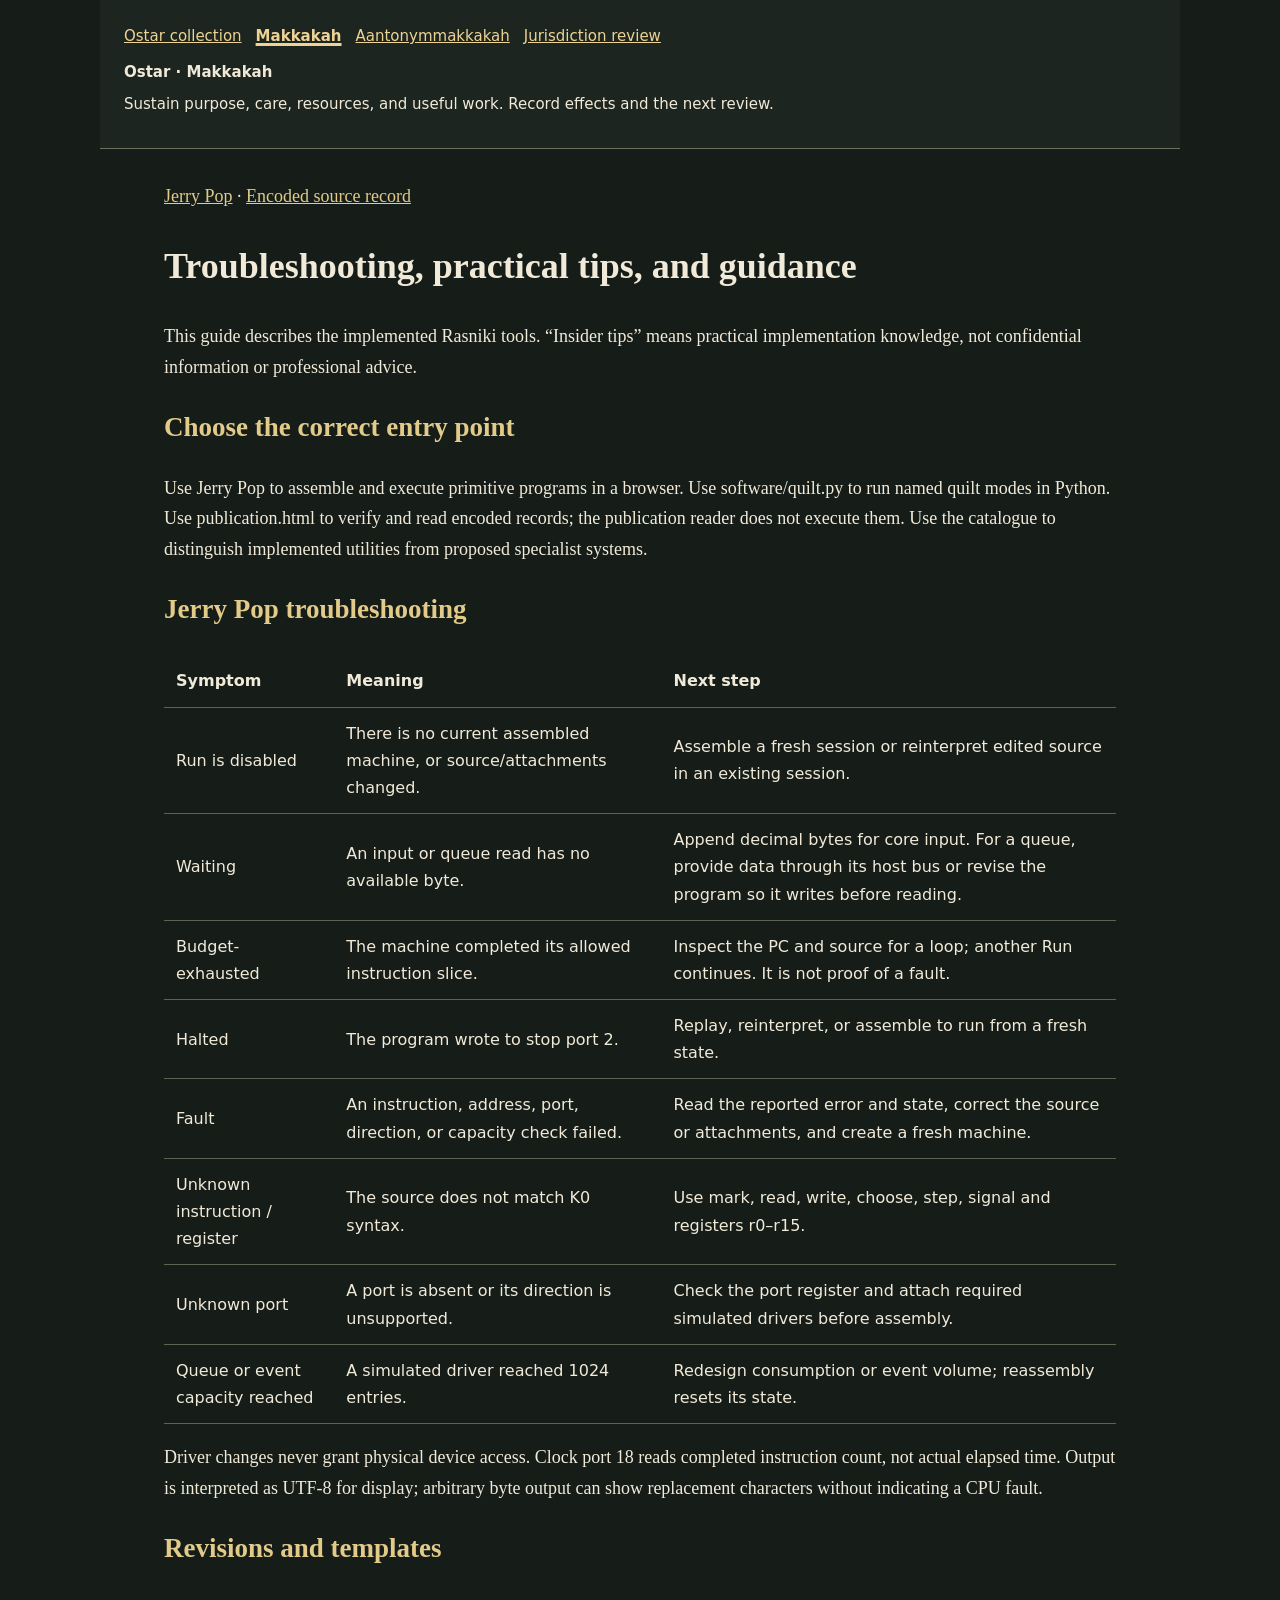
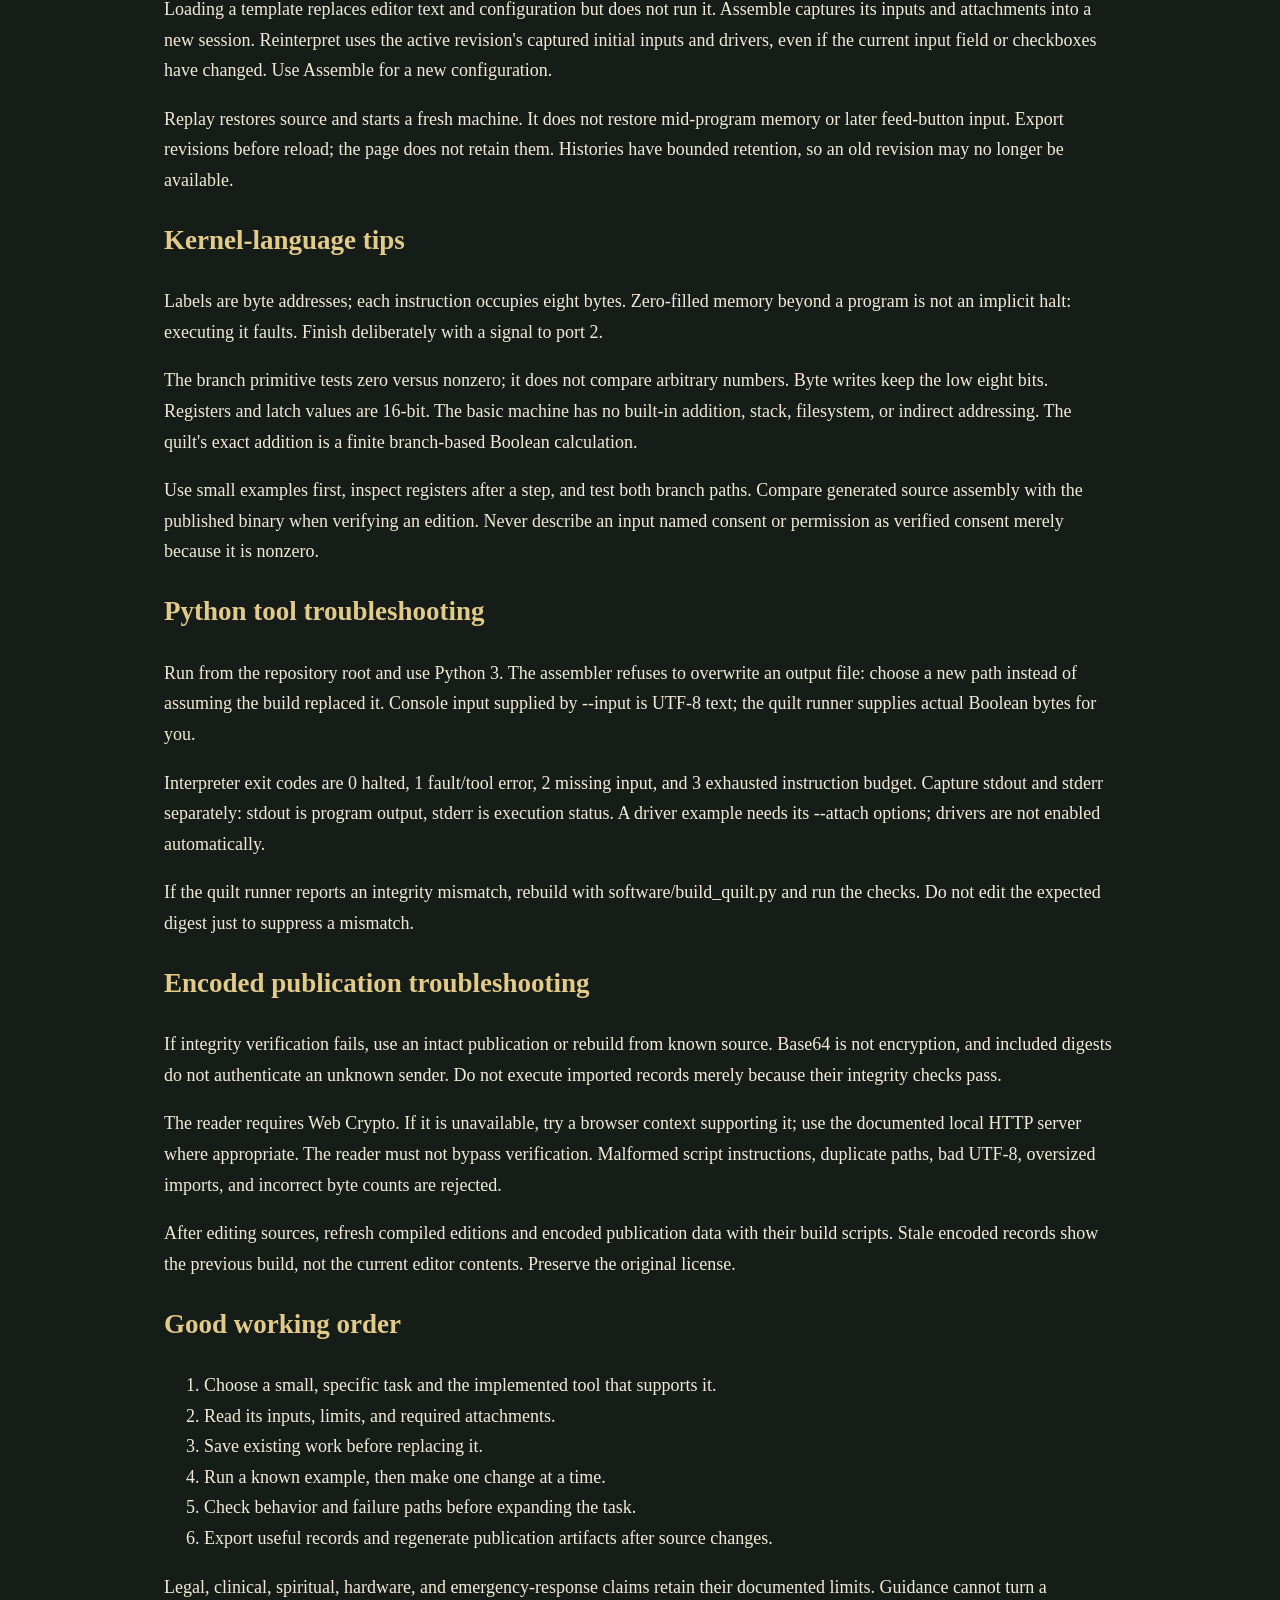
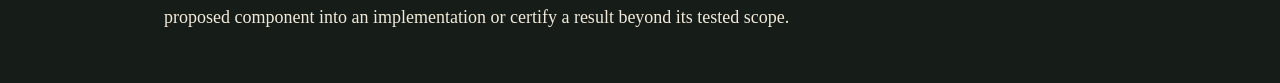
<file: vendor/rasnikism/guidance.html>
<!doctype html><html lang="en"><meta charset="utf-8"><meta name="viewport" content="width=device-width,initial-scale=1"><title>Rasniki · Troubleshooting and guidance</title><link rel="stylesheet" href="ostar.css"><style>body{margin:0;background:#161d19;color:#f1ead8;font:18px/1.7 Georgia,serif}main{max-width:1000px;margin:auto;padding:32px 24px}h2,a{color:#e2ca89}.table{overflow:auto}table{border-collapse:collapse;width:100%;font:16px/1.7 system-ui}td,th{padding:12px;border-bottom:1px solid #586550;text-align:left}</style>
<aside class="ostar-shell" aria-label="Ostar collection edition"><nav aria-label="Ostar editions"><a href="ostar.html">Ostar collection</a><a href="?edition=makkakah" data-ostar-edition="makkakah">Makkakah</a><a href="?edition=aantonymmakkakah" data-ostar-edition="aantonymmakkakah">Aantonymmakkakah</a><a href="?edition=jurisdiction" data-ostar-edition="jurisdiction">Jurisdiction review</a></nav><strong>Ostar · <span data-ostar-name>Makkakah</span></strong><p data-ostar-guidance></p></aside>
<main id="guide"><nav><a href="jerry-pop.html">Jerry Pop</a> · <a href="publication.html?document=GUIDANCE.md">Encoded source record</a></nav><h1>Troubleshooting, practical tips, and guidance</h1><p>This guide describes the implemented Rasniki tools. “Insider tips” means practical implementation knowledge, not confidential information or professional advice.</p><h2>Choose the correct entry point</h2><p>Use Jerry Pop to assemble and execute primitive programs in a browser. Use software/quilt.py to run named quilt modes in Python. Use publication.html to verify and read encoded records; the publication reader does not execute them. Use the catalogue to distinguish implemented utilities from proposed specialist systems.</p><h2>Jerry Pop troubleshooting</h2><div class="table"><table><thead><tr><th scope="col">Symptom</th><th scope="col">Meaning</th><th scope="col">Next step</th></tr></thead><tbody><tr><td>Run is disabled</td><td>There is no current assembled machine, or source/attachments changed.</td><td>Assemble a fresh session or reinterpret edited source in an existing session.</td></tr><tr><td>Waiting</td><td>An input or queue read has no available byte.</td><td>Append decimal bytes for core input. For a queue, provide data through its host bus or revise the program so it writes before reading.</td></tr><tr><td>Budget-exhausted</td><td>The machine completed its allowed instruction slice.</td><td>Inspect the PC and source for a loop; another Run continues. It is not proof of a fault.</td></tr><tr><td>Halted</td><td>The program wrote to stop port 2.</td><td>Replay, reinterpret, or assemble to run from a fresh state.</td></tr><tr><td>Fault</td><td>An instruction, address, port, direction, or capacity check failed.</td><td>Read the reported error and state, correct the source or attachments, and create a fresh machine.</td></tr><tr><td>Unknown instruction / register</td><td>The source does not match K0 syntax.</td><td>Use mark, read, write, choose, step, signal and registers r0–r15.</td></tr><tr><td>Unknown port</td><td>A port is absent or its direction is unsupported.</td><td>Check the port register and attach required simulated drivers before assembly.</td></tr><tr><td>Queue or event capacity reached</td><td>A simulated driver reached 1024 entries.</td><td>Redesign consumption or event volume; reassembly resets its state.</td></tr></tbody></table></div><p>Driver changes never grant physical device access. Clock port 18 reads completed instruction count, not actual elapsed time. Output is interpreted as UTF-8 for display; arbitrary byte output can show replacement characters without indicating a CPU fault.</p><h2>Revisions and templates</h2><p>Loading a template replaces editor text and configuration but does not run it. Assemble captures its inputs and attachments into a new session. Reinterpret uses the active revision&#x27;s captured initial inputs and drivers, even if the current input field or checkboxes have changed. Use Assemble for a new configuration.</p><p>Replay restores source and starts a fresh machine. It does not restore mid-program memory or later feed-button input. Export revisions before reload; the page does not retain them. Histories have bounded retention, so an old revision may no longer be available.</p><h2>Kernel-language tips</h2><p>Labels are byte addresses; each instruction occupies eight bytes. Zero-filled memory beyond a program is not an implicit halt: executing it faults. Finish deliberately with a signal to port 2.</p><p>The branch primitive tests zero versus nonzero; it does not compare arbitrary numbers. Byte writes keep the low eight bits. Registers and latch values are 16-bit. The basic machine has no built-in addition, stack, filesystem, or indirect addressing. The quilt&#x27;s exact addition is a finite branch-based Boolean calculation.</p><p>Use small examples first, inspect registers after a step, and test both branch paths. Compare generated source assembly with the published binary when verifying an edition. Never describe an input named consent or permission as verified consent merely because it is nonzero.</p><h2>Python tool troubleshooting</h2><p>Run from the repository root and use Python 3. The assembler refuses to overwrite an output file: choose a new path instead of assuming the build replaced it. Console input supplied by --input is UTF-8 text; the quilt runner supplies actual Boolean bytes for you.</p><p>Interpreter exit codes are 0 halted, 1 fault/tool error, 2 missing input, and 3 exhausted instruction budget. Capture stdout and stderr separately: stdout is program output, stderr is execution status. A driver example needs its --attach options; drivers are not enabled automatically.</p><p>If the quilt runner reports an integrity mismatch, rebuild with software/build_quilt.py and run the checks. Do not edit the expected digest just to suppress a mismatch.</p><h2>Encoded publication troubleshooting</h2><p>If integrity verification fails, use an intact publication or rebuild from known source. Base64 is not encryption, and included digests do not authenticate an unknown sender. Do not execute imported records merely because their integrity checks pass.</p><p>The reader requires Web Crypto. If it is unavailable, try a browser context supporting it; use the documented local HTTP server where appropriate. The reader must not bypass verification. Malformed script instructions, duplicate paths, bad UTF-8, oversized imports, and incorrect byte counts are rejected.</p><p>After editing sources, refresh compiled editions and encoded publication data with their build scripts. Stale encoded records show the previous build, not the current editor contents. Preserve the original license.</p><h2>Good working order</h2><ol><li>Choose a small, specific task and the implemented tool that supports it.</li><li>Read its inputs, limits, and required attachments.</li><li>Save existing work before replacing it.</li><li>Run a known example, then make one change at a time.</li><li>Check behavior and failure paths before expanding the task.</li><li>Export useful records and regenerate publication artifacts after source changes.</li></ol><p>Legal, clinical, spiritual, hardware, and emergency-response claims retain their documented limits. Guidance cannot turn a proposed component into an implementation or certify a result beyond its tested scope.</p></main><script src="ostar.js"></script></html>
</file>
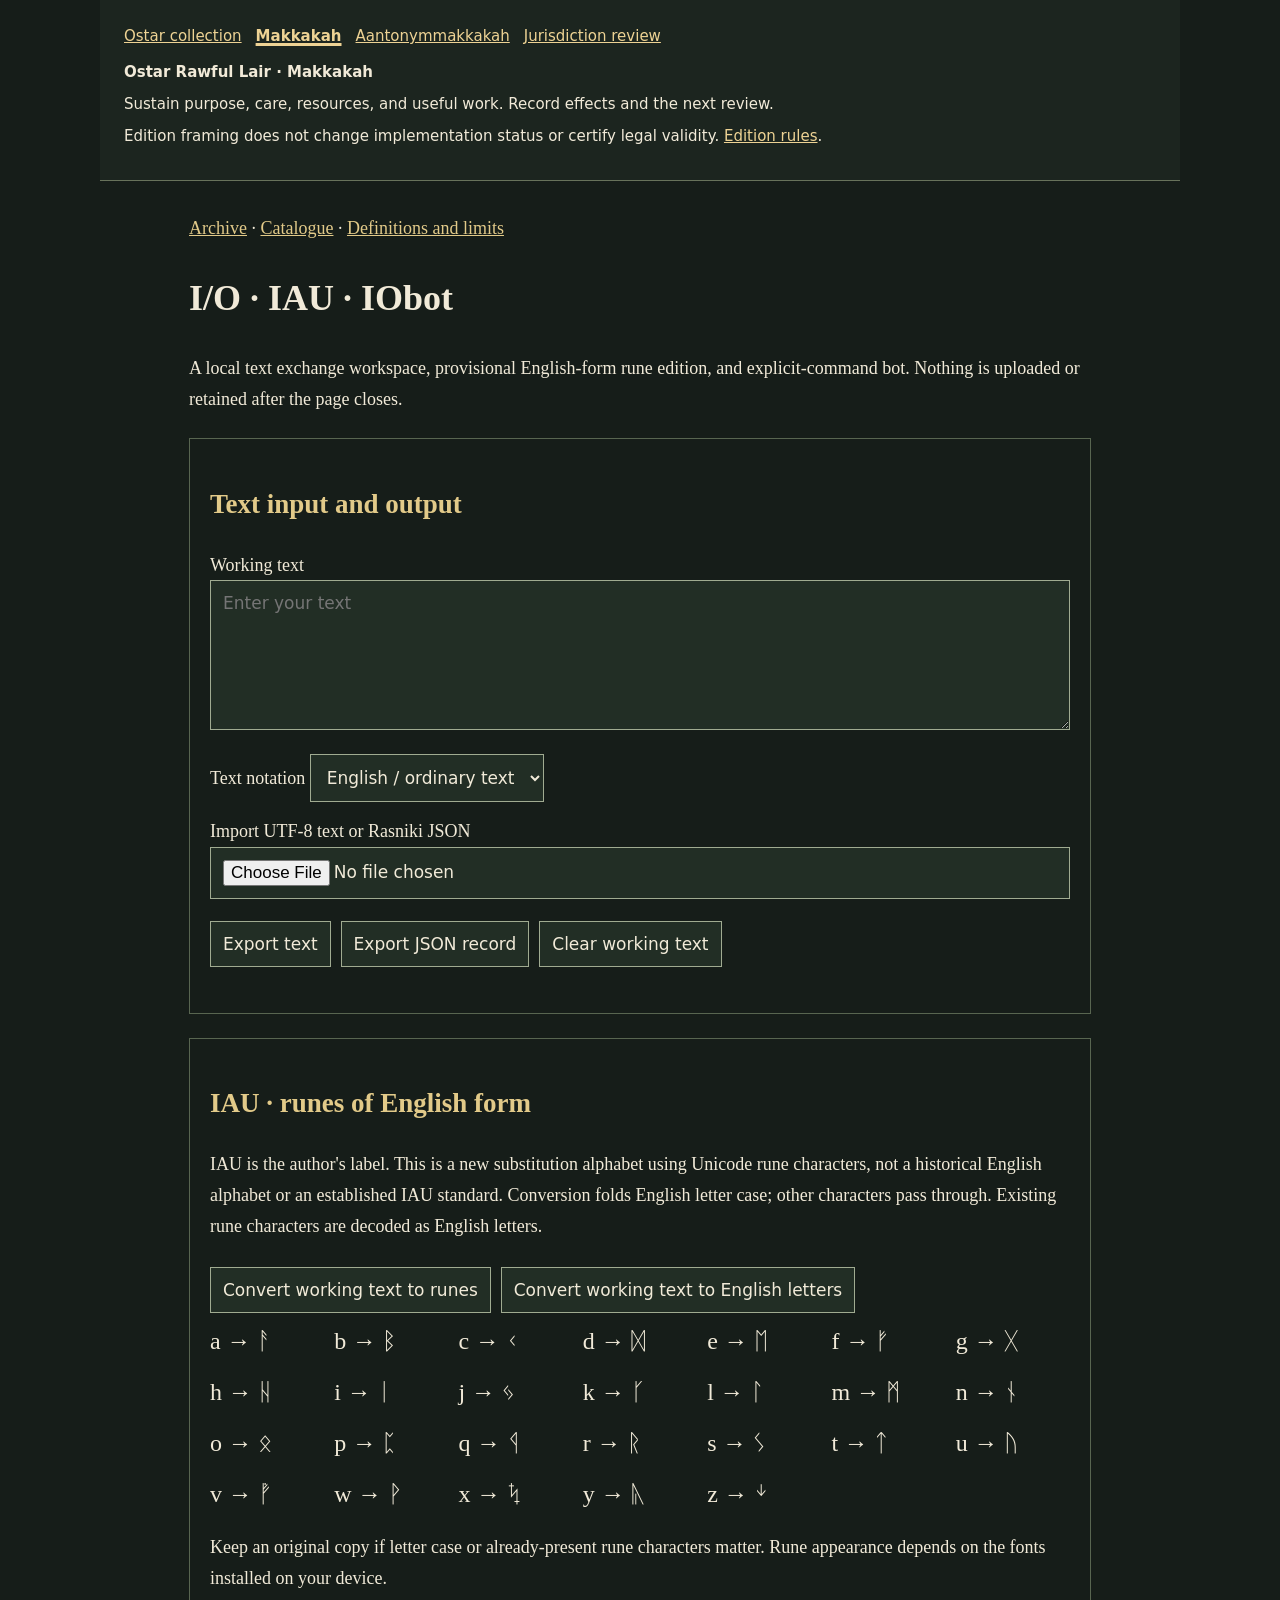
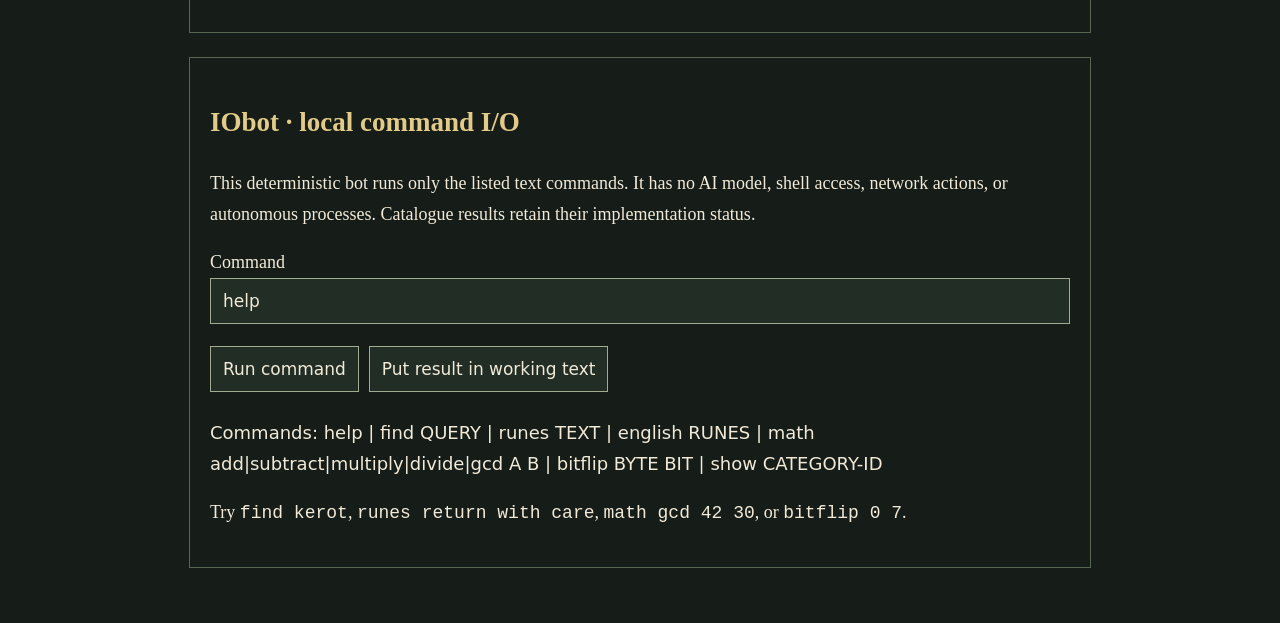
<file: vendor/rasnikism/io.html>
<!doctype html>
<html lang="en"><meta charset="utf-8"><meta name="viewport" content="width=device-width,initial-scale=1"><title>Rasniki · I/O, IAU and IObot</title>
<style>body{margin:0;background:#161d19;color:#f1ead8;font:18px/1.7 Georgia,serif}main{max-width:950px;margin:auto;padding:32px 24px}a,h2{color:#e2ca89}section{border:1px solid #586550;padding:20px;margin:24px 0}label{display:block;margin:14px 0}textarea,input,button,select{box-sizing:border-box;font:17px system-ui;background:#222e25;color:#f1ead8;border:1px solid #a0ab91;padding:12px}textarea,input{width:100%}textarea{min-height:150px}button{cursor:pointer;margin:8px 10px 8px 0}:focus{outline:3px solid #e2ca89;outline-offset:3px}pre{white-space:pre-wrap;overflow-wrap:anywhere;font:18px/1.7 system-ui}table{width:100%;border-collapse:collapse}td,th{text-align:left;border-bottom:1px solid #586550;padding:8px}.grid{display:grid;grid-template-columns:repeat(auto-fit,minmax(110px,1fr));gap:10px}.rune{font-size:24px}</style>
<link rel="stylesheet" href="ostar.css">
<aside class="ostar-shell" aria-label="Ostar collection edition">
<nav aria-label="Ostar editions"><a href="ostar.html">Ostar collection</a><a href="?edition=makkakah" data-ostar-edition="makkakah">Makkakah</a><a href="?edition=aantonymmakkakah" data-ostar-edition="aantonymmakkakah">Aantonymmakkakah</a><a href="?edition=jurisdiction" data-ostar-edition="jurisdiction">Jurisdiction review</a></nav>
<strong>Ostar Rawful Lair · <span data-ostar-name>Makkakah</span></strong>
<p data-ostar-guidance>Sustain purpose, care, resources, and useful work. Record effects and the next review.</p>
<p>Edition framing does not change implementation status or certify legal validity. <a href="publication.html?document=OSTAR.md">Edition rules</a>.</p>
</aside>
<main><nav><a href="index.html">Archive</a> · <a href="catalogue.html">Catalogue</a> · <a href="publication.html?document=IO.md">Definitions and limits</a></nav>
<h1>I/O · IAU · IObot</h1><p>A local text exchange workspace, provisional English-form rune edition, and explicit-command bot. Nothing is uploaded or retained after the page closes.</p>
<section><h2>Text input and output</h2><label for="text">Working text<textarea id="text" maxlength="100000" placeholder="Enter your text"></textarea></label><label for="edition">Text notation <select id="edition"><option value="english">English / ordinary text</option><option value="iau">IAU rune notation</option></select></label><label for="file">Import UTF-8 text or Rasniki JSON<input id="file" type="file" accept=".txt,.md,.json,text/plain,application/json"></label><button id="text-export" type="button">Export text</button><button id="json-export" type="button">Export JSON record</button><button id="clear" type="button">Clear working text</button><p id="io-status" role="status"></p></section>
<section><h2>IAU · runes of English form</h2><p>IAU is the author's label. This is a new substitution alphabet using Unicode rune characters, not a historical English alphabet or an established IAU standard. Conversion folds English letter case; other characters pass through. Existing rune characters are decoded as English letters.</p><button id="encode" type="button">Convert working text to runes</button><button id="decode" type="button">Convert working text to English letters</button><div id="alphabet" class="grid" aria-label="English letter to rune mapping"></div><p>Keep an original copy if letter case or already-present rune characters matter. Rune appearance depends on the fonts installed on your device.</p></section>
<section><h2>IObot · local command I/O</h2><p>This deterministic bot runs only the listed text commands. It has no AI model, shell access, network actions, or autonomous processes. Catalogue results retain their implementation status.</p><label for="command">Command<input id="command" maxlength="2000" value="help"></label><button id="run" type="button">Run command</button><button id="copy-output" type="button">Put result in working text</button><pre id="bot-output" role="status"></pre><p>Try <code>find kerot</code>, <code>runes return with care</code>, <code>math gcd 42 30</code>, or <code>bitflip 0 7</code>.</p></section>
</main><script src="catalogue.js"></script><script src="search.js"></script><script src="io.js"></script><script src="io-ui.js"></script><script src="ostar.js"></script></html>
</file>
<file: vendor/rasnikism/ostar.css>
.ostar-shell{box-sizing:border-box;max-width:1080px;margin:0 auto;padding:24px;border-bottom:1px solid #68725b;background:#1c251f;color:#f1ead8;font:15px/1.6 system-ui}.ostar-shell a{color:#eed394}.ostar-shell nav{display:flex;flex-wrap:wrap;gap:14px;margin-bottom:12px}.ostar-shell nav a{text-decoration:underline;font:inherit}.ostar-shell strong{font-weight:600}.ostar-shell p{margin:8px 0}.ostar-shell [aria-current=page]{font-weight:700;text-decoration-thickness:3px}.ostar-shell a:focus{outline:3px solid #eed394;outline-offset:4px}body{overflow-wrap:break-word}main{box-sizing:border-box;width:100%}input,textarea,select{max-width:100%}.ostar-portal{max-width:1080px;margin:auto;padding:32px 24px}.ostar-portal h1{font-size:clamp(38px,7vw,72px);line-height:1.1;font-weight:400}.ostar-portal .groups{display:grid;grid-template-columns:repeat(auto-fit,minmax(280px,1fr));gap:20px}.ostar-portal article{border:1px solid #586550;padding:22px}.ostar-portal li{margin:12px 0}.ostar-portal a{color:#eed394}
</file>
<file: extensions/instagram-orange/popup.css>
body{width:320px;padding:16px;font:14px system-ui;color:#111;background:#fff}h1{font-size:19px}button{display:block;width:100%;margin:10px 0;padding:12px;background:#f97316;color:#111;border:2px solid #9a3412;border-radius:8px;cursor:pointer;font-weight:bold}button:focus-visible{outline:3px solid #111}p{font-size:12px}output{display:block;min-height:38px}
</file>
